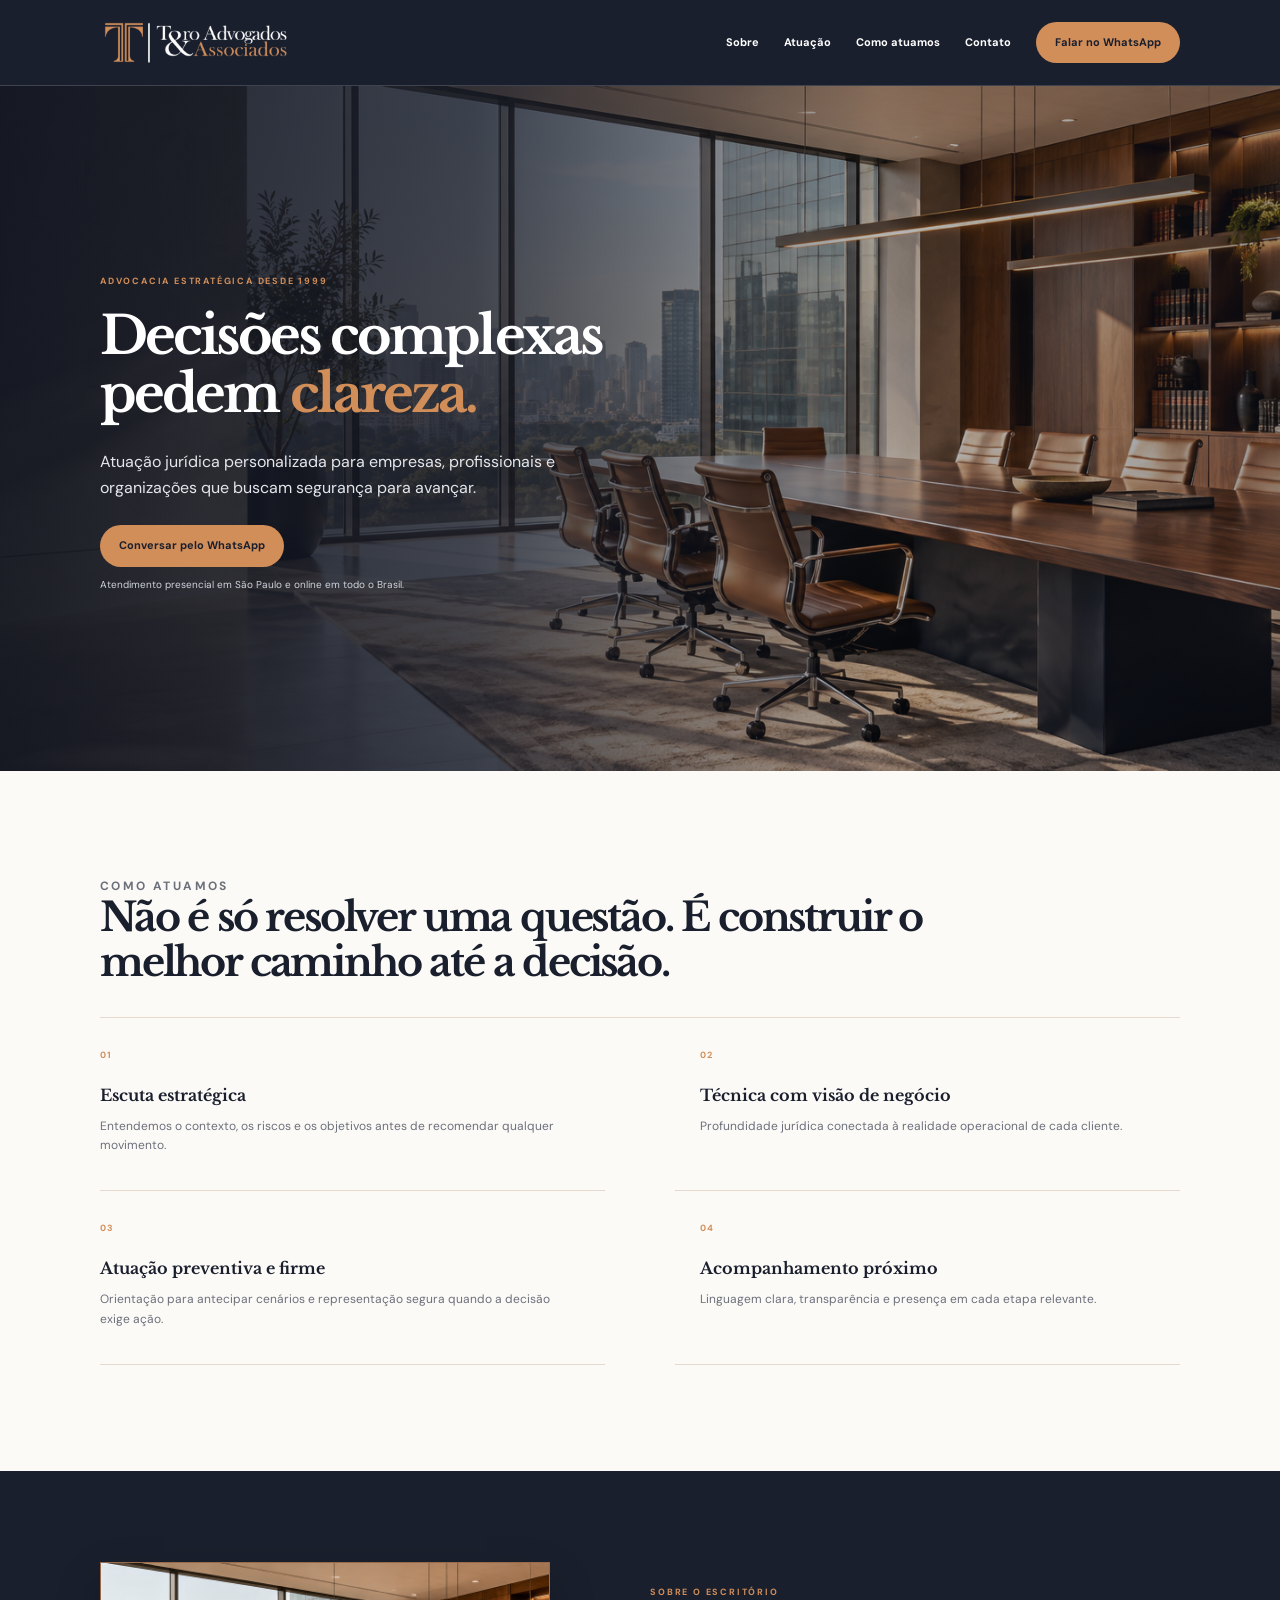
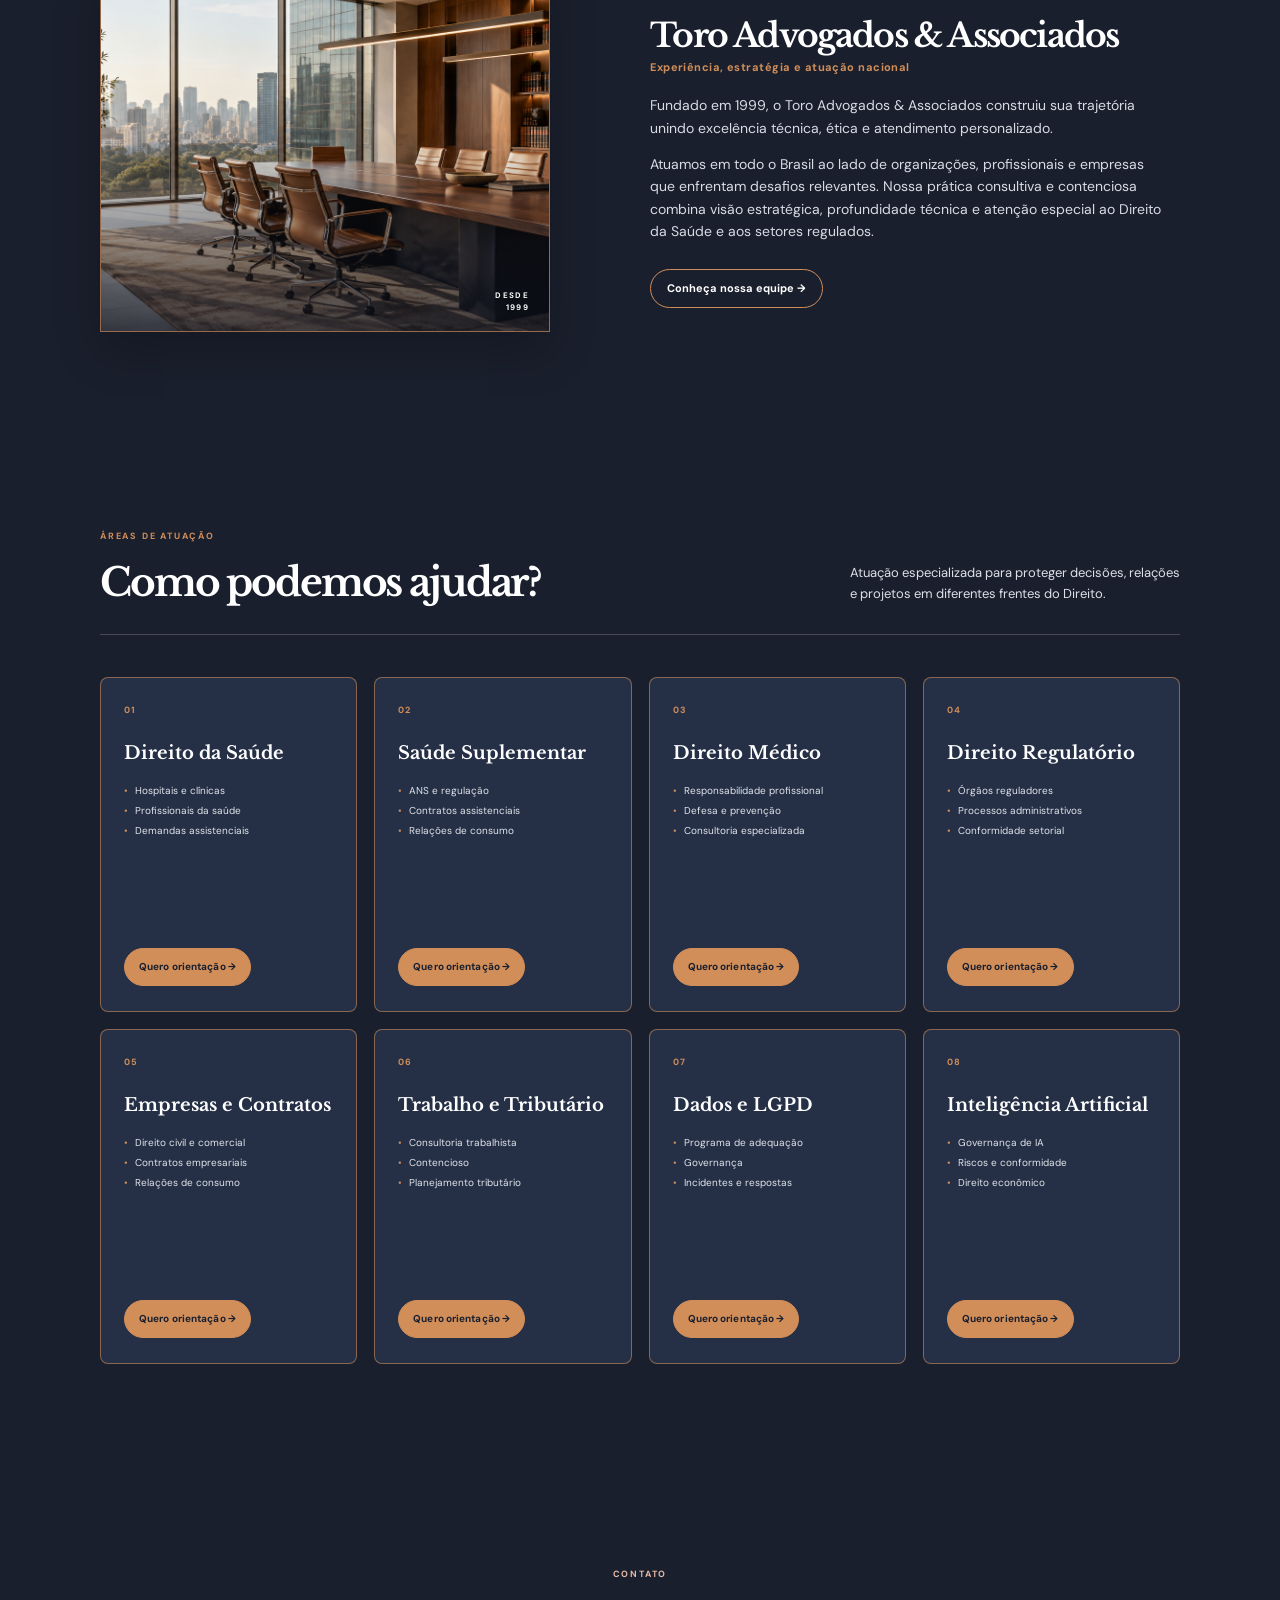
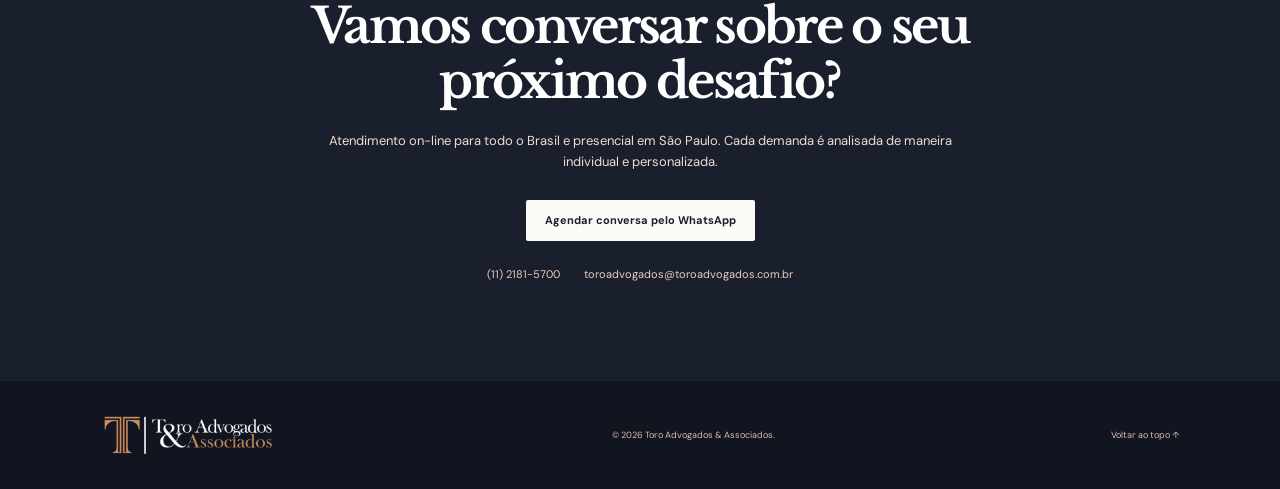
<file: index.html>
<!doctype html>
<html lang="pt-BR">
<head>
  <meta charset="utf-8" />
  <meta name="viewport" content="width=device-width, initial-scale=1" />
  <meta name="description" content="Toro Advogados & Associados: advocacia estratégica em Direito da Saúde, setores regulados, empresas e proteção de dados. Atendimento nacional desde 1999." />
  <meta name="theme-color" content="#102c3b" />
  <title>Toro Advogados & Associados | Estratégia jurídica para decisões complexas</title>
  <link rel="icon" type="image/webp" href="assets/favicon.webp" />
  <link rel="preconnect" href="https://fonts.googleapis.com" />
  <link rel="preconnect" href="https://fonts.gstatic.com" crossorigin />
  <link href="https://fonts.googleapis.com/css2?family=DM+Sans:wght@400;500;600;700&family=Libre+Baskerville:wght@400;700&display=swap" rel="stylesheet" />
  <link rel="stylesheet" href="styles.css" />
</head>
<body>
  <div class="new-site">
    <a class="n-skip" href="#novo-conteudo">Pular para o conteúdo</a>
    <header class="n-header" id="novo-topo"><div class="n-container n-nav">
      <a class="n-brand" href="#novo-topo" aria-label="Toro Advogados & Associados, início"><img src="assets/logo-toro-adv.webp" alt="Toro Advogados & Associados"></a>
      <button class="n-menu" type="button" aria-label="Abrir menu"><span></span><span></span><span></span></button>
      <nav class="n-links"><a href="#novo-escritorio">Sobre</a><a href="#novo-atuacao">Atuação</a><a href="#novo-metodo">Como atuamos</a><a href="#novo-contato">Contato</a><a class="n-green" data-whatsapp="Olá, gostaria de falar com o escritório Toro Advogados." href="https://wa.me/551121815700" target="_blank" rel="noopener">Falar no WhatsApp</a></nav>
    </div></header>
    <main id="novo-conteudo">
      <section class="n-hero n-hero-office"><div class="n-container n-hero-grid"><div><p class="n-kicker">Advocacia estratégica desde 1999</p><h1>Decisões complexas pedem <em>clareza.</em></h1><p>Atuação jurídica personalizada para empresas, profissionais e organizações que buscam segurança para avançar.</p><a class="n-green n-button" data-whatsapp="Olá, vim pelo site e gostaria de falar com o escritório." href="https://wa.me/551121815700" target="_blank" rel="noopener">Conversar pelo WhatsApp</a><small>Atendimento presencial em São Paulo e online em todo o Brasil.</small></div><div class="n-portrait"><div class="n-portrait-card"><span>TORO</span><small>ESTRATÉGIA<br>JURÍDICA</small></div><i></i><b>EXPERIÊNCIA<br>QUE SE MOVE<br>COM VOCÊ</b></div></div></section>
      <section class="n-method" id="novo-metodo"><div class="n-container"><p class="n-kicker">Como atuamos</p><h2>Não é só resolver uma questão. É construir o melhor caminho até a decisão.</h2><div class="n-method-grid"><article><b>01</b><h3>Escuta estratégica</h3><p>Entendemos o contexto, os riscos e os objetivos antes de recomendar qualquer movimento.</p></article><article><b>02</b><h3>Técnica com visão de negócio</h3><p>Profundidade jurídica conectada à realidade operacional de cada cliente.</p></article><article><b>03</b><h3>Atuação preventiva e firme</h3><p>Orientação para antecipar cenários e representação segura quando a decisão exige ação.</p></article><article><b>04</b><h3>Acompanhamento próximo</h3><p>Linguagem clara, transparência e presença em cada etapa relevante.</p></article></div></div></section>
      <section class="n-office" id="novo-escritorio"><div class="n-container n-office-grid"><div class="n-office-art n-office-image"><img src="assets/escritorio-toro.png" alt="Ambiente institucional do Toro Advogados &amp; Associados"><span>DESDE<br>1999</span></div><div><p class="n-kicker">Sobre o escritório</p><h2>Toro Advogados &amp; Associados</h2><strong class="n-role">Experiência, estratégia e atuação nacional</strong><p>Fundado em 1999, o Toro Advogados &amp; Associados construiu sua trajetória unindo excelência técnica, ética e atendimento personalizado.</p><p>Atuamos em todo o Brasil ao lado de organizações, profissionais e empresas que enfrentam desafios relevantes. Nossa prática consultiva e contenciosa combina visão estratégica, profundidade técnica e atenção especial ao Direito da Saúde e aos setores regulados.</p><a class="n-outline" href="equipe.html">Conheça nossa equipe →</a></div></div></section>
      <section class="n-areas" id="novo-atuacao"><div class="n-container"><div class="n-heading"><div><p class="n-kicker">Áreas de atuação</p><h2>Como podemos ajudar?</h2></div><p>Atuação especializada para proteger decisões, relações e projetos em diferentes frentes do Direito.</p></div><div class="n-cards"><article><b>01</b><h3>Direito da Saúde</h3><ul><li>Hospitais e clínicas</li><li>Profissionais da saúde</li><li>Demandas assistenciais</li></ul><a data-whatsapp="Gostaria de falar sobre Direito da Saúde." href="https://wa.me/551121815700" target="_blank" rel="noopener">Quero orientação →</a></article><article><b>02</b><h3>Saúde Suplementar</h3><ul><li>ANS e regulação</li><li>Contratos assistenciais</li><li>Relações de consumo</li></ul><a data-whatsapp="Gostaria de falar sobre Saúde Suplementar." href="https://wa.me/551121815700" target="_blank" rel="noopener">Quero orientação →</a></article><article><b>03</b><h3>Direito Médico</h3><ul><li>Responsabilidade profissional</li><li>Defesa e prevenção</li><li>Consultoria especializada</li></ul><a data-whatsapp="Gostaria de falar sobre Direito Médico." href="https://wa.me/551121815700" target="_blank" rel="noopener">Quero orientação →</a></article><article><b>04</b><h3>Direito Regulatório</h3><ul><li>Órgãos reguladores</li><li>Processos administrativos</li><li>Conformidade setorial</li></ul><a data-whatsapp="Gostaria de falar sobre Direito Regulatório." href="https://wa.me/551121815700" target="_blank" rel="noopener">Quero orientação →</a></article><article><b>05</b><h3>Empresas e Contratos</h3><ul><li>Direito civil e comercial</li><li>Contratos empresariais</li><li>Relações de consumo</li></ul><a data-whatsapp="Gostaria de falar sobre Empresas e Contratos." href="https://wa.me/551121815700" target="_blank" rel="noopener">Quero orientação →</a></article><article><b>06</b><h3>Trabalho e Tributário</h3><ul><li>Consultoria trabalhista</li><li>Contencioso</li><li>Planejamento tributário</li></ul><a data-whatsapp="Gostaria de falar sobre Direito do Trabalho ou Tributário." href="https://wa.me/551121815700" target="_blank" rel="noopener">Quero orientação →</a></article><article><b>07</b><h3>Dados e LGPD</h3><ul><li>Programa de adequação</li><li>Governança</li><li>Incidentes e respostas</li></ul><a data-whatsapp="Gostaria de falar sobre LGPD e proteção de dados." href="https://wa.me/551121815700" target="_blank" rel="noopener">Quero orientação →</a></article><article><b>08</b><h3>Inteligência Artificial</h3><ul><li>Governança de IA</li><li>Riscos e conformidade</li><li>Direito econômico</li></ul><a data-whatsapp="Gostaria de falar sobre Inteligência Artificial." href="https://wa.me/551121815700" target="_blank" rel="noopener">Quero orientação →</a></article></div></div></section>
      <section class="n-contact" id="novo-contato"><div class="n-container"><p class="n-kicker">Contato</p><h2>Vamos conversar sobre o seu próximo desafio?</h2><p>Atendimento on-line para todo o Brasil e presencial em São Paulo. Cada demanda é analisada de maneira individual e personalizada.</p><a class="n-light" data-whatsapp="Olá, gostaria de agendar uma conversa com o escritório Toro Advogados." href="https://wa.me/551121815700" target="_blank" rel="noopener">Agendar conversa pelo WhatsApp</a><div><a href="tel:+551121815700">(11) 2181-5700</a><a href="mailto:toroadvogados@toroadvogados.com.br">toroadvogados@toroadvogados.com.br</a></div></div></section>
    </main>
    <footer class="n-footer"><div class="n-container"><a class="n-brand" href="#novo-topo" aria-label="Toro Advogados & Associados, início"><img src="assets/logo-toro-adv.webp" alt="Toro Advogados & Associados"></a><span>© 2026 Toro Advogados &amp; Associados.</span><a href="#novo-topo">Voltar ao topo ↑</a></div></footer>
  </div>
  <div class="legacy">
  <a class="skip-link" href="#conteudo">Pular para o conteúdo</a>
  <header class="site-header" id="topo">
    <div class="container nav-wrap">
      <a class="brand" href="#topo" aria-label="Toro Advogados e Associados, início">
        <span class="brand-mark" aria-hidden="true"><span>T</span></span>
        <span class="brand-name">TORO <small>ADVOGADOS &amp; ASSOCIADOS</small></span>
      </a>
      <button class="menu-toggle" type="button" aria-expanded="false" aria-controls="main-nav"><span></span><span></span><span></span><b class="sr-only">Abrir menu</b></button>
      <nav id="main-nav" class="main-nav" aria-label="Navegação principal">
        <a href="#escritorio">O escritório</a>
        <a href="#atuacao">Áreas de atuação</a>
        <a href="#como-atuamos">Como atuamos</a>
        <a href="#equipe">Nossa equipe</a>
        <a href="#publicacoes">Publicações</a>
        <a href="#contato">Contato</a>
        <a class="button button-whatsapp nav-cta" data-whatsapp="Olá, gostaria de falar com o escritório Toro Advogados." href="https://wa.me/551121815700" target="_blank" rel="noopener">Falar no WhatsApp <span>↗</span></a>
      </nav>
    </div>
  </header>

  <main id="conteudo">
    <section class="hero section-dark">
      <div class="hero-orbit orbit-one"></div><div class="hero-orbit orbit-two"></div>
      <div class="container hero-grid">
        <div class="hero-copy reveal">
          <p class="eyebrow">Desde 1999 · Atuação nacional</p>
          <h1>Decisões complexas exigem <em>estratégia jurídica.</em></h1>
          <p class="hero-lead">Advocacia estratégica para organizações, profissionais e empresas que precisam de segurança jurídica, visão regulatória e atuação especializada.</p>
          <div class="hero-actions"><a class="button button-copper" data-whatsapp="Olá, vim pelo site e gostaria de falar com o escritório." href="https://wa.me/551121815700" target="_blank" rel="noopener">Falar com o escritório <span>↗</span></a><a class="text-link light" href="#atuacao">Conheça nossa atuação <span>↓</span></a></div>
          <p class="hero-note"><span class="pulse-dot"></span> Atendimento presencial ou online</p>
        </div>
        <div class="hero-art reveal" aria-label="Composição abstrata representando equilíbrio e estratégia jurídica" role="img">
          <div class="art-line line-a"></div><div class="art-line line-b"></div><div class="art-line line-c"></div>
          <div class="art-disc disc-large"><span>TORO</span></div><div class="art-disc disc-small"></div><div class="art-label">ESTRATÉGIA<br><span>E PRESENÇA</span></div>
        </div>
      </div>
      <div class="hero-footer container"><span>Direito da Saúde</span><span>Setores regulados</span><span>Empresas e organizações</span><span>Proteção de dados</span></div>
    </section>

    <section class="intro section-pad" id="como-atuamos">
      <div class="container intro-grid"><div><p class="eyebrow copper">Nosso jeito de atuar</p><h2>Clareza para decidir.<br /><em>Firmeza para agir.</em></h2></div><div><p class="large-copy">O Direito pode ser uma ferramenta de direção. Na Toro, combinamos conhecimento técnico, visão de negócio e escuta próxima para transformar cenários complexos em caminhos possíveis.</p><a class="text-link" href="#contato">Converse com nossa equipe <span>↗</span></a></div></div>
      <div class="container pillars"><article><b>01</b><h3>Análise estratégica</h3><p>Entendemos o contexto antes de indicar o próximo passo.</p></article><article><b>02</b><h3>Conhecimento especializado</h3><p>Profundidade técnica para decisões que pedem precisão.</p></article><article><b>03</b><h3>Atuação completa</h3><p>Prevenção e contencioso conectados à realidade do cliente.</p></article><article><b>04</b><h3>Presença transparente</h3><p>Acompanhamento próximo, linguagem clara e confiança.</p></article></div>
    </section>

    <section class="office section-tint section-pad" id="escritorio"><div class="container office-grid"><div class="office-stamp"><span>TORO</span><small>25+ ANOS<br />DE HISTÓRIA</small></div><div><p class="eyebrow copper">O escritório</p><h2>Experiência que acompanha o <em>presente.</em></h2><p class="body-copy">Fundado em 1999, o Toro Advogados &amp; Associados construiu sua trajetória unindo excelência técnica, ética e atendimento personalizado. Atuamos em todo o Brasil ao lado de organizações, profissionais e empresas que enfrentam desafios relevantes.</p><p class="body-copy">Nossa prática combina atuação consultiva e contenciosa, com especial atenção ao Direito da Saúde e aos setores regulados — sem perder de vista a inovação e as transformações que redesenham os negócios.</p><a class="button button-outline" href="#contato">Conheça o escritório <span>↗</span></a></div></div></section>

    <section class="areas section-pad" id="atuacao"><div class="container"><div class="section-heading"><div><p class="eyebrow copper">Onde podemos ajudar</p><h2>Áreas de <em>atuação</em></h2></div><p>Uma prática multidisciplinar para proteger decisões, relações e projetos.</p></div><div class="area-grid">
      <article class="area-card featured"><span class="area-number">01</span><h3>Direito da Saúde</h3><p>Estratégia jurídica para os desafios do ecossistema da saúde.</p><ul><li>Hospitais e clínicas</li><li>Profissionais da saúde</li><li>Demandas assistenciais</li></ul><a class="area-link" data-whatsapp="Vim pelo site e gostaria de falar sobre Direito da Saúde." href="https://wa.me/551121815700" target="_blank" rel="noopener">Falar sobre esta área <span>↗</span></a></article>
      <article class="area-card"><span class="area-number">02</span><h3>Saúde suplementar</h3><p>Orientação para relações e operações de planos de saúde.</p><ul><li>ANS e regulação</li><li>Contratos assistenciais</li><li>Relações de consumo</li></ul><a class="area-link" data-whatsapp="Vim pelo site e gostaria de falar sobre Saúde Suplementar." href="https://wa.me/551121815700" target="_blank" rel="noopener">Falar sobre esta área <span>↗</span></a></article>
      <article class="area-card"><span class="area-number">03</span><h3>Direito médico</h3><p>Segurança para profissionais e instituições em sua prática.</p><ul><li>Responsabilidade profissional</li><li>Defesa e prevenção</li><li>Consultoria especializada</li></ul><a class="area-link" data-whatsapp="Vim pelo site e gostaria de falar sobre Direito Médico." href="https://wa.me/551121815700" target="_blank" rel="noopener">Falar sobre esta área <span>↗</span></a></article>
      <article class="area-card"><span class="area-number">04</span><h3>Direito regulatório</h3><p>Visão estratégica para ambientes regulados e suas mudanças.</p><ul><li>Órgãos reguladores</li><li>Processos administrativos</li><li>Conformidade setorial</li></ul><a class="area-link" data-whatsapp="Vim pelo site e gostaria de falar sobre Direito Regulatório." href="https://wa.me/551121815700" target="_blank" rel="noopener">Falar sobre esta área <span>↗</span></a></article>
      <article class="area-card"><span class="area-number">05</span><h3>Empresas e contratos</h3><p>Decisões empresariais apoiadas por relações jurídicas sólidas.</p><ul><li>Direito civil e comercial</li><li>Contratos</li><li>Relações de consumo</li></ul><a class="area-link" data-whatsapp="Gostaria de orientação sobre uma demanda empresarial." href="https://wa.me/551121815700" target="_blank" rel="noopener">Falar sobre esta área <span>↗</span></a></article>
      <article class="area-card"><span class="area-number">06</span><h3>Trabalho e tributário</h3><p>Prevenção e resposta para relações trabalhistas e fiscais.</p><ul><li>Consultoria trabalhista</li><li>Contencioso</li><li>Planejamento tributário</li></ul><a class="area-link" data-whatsapp="Vim pelo site e gostaria de falar sobre Direito do Trabalho ou Tributário." href="https://wa.me/551121815700" target="_blank" rel="noopener">Falar sobre esta área <span>↗</span></a></article>
      <article class="area-card"><span class="area-number">07</span><h3>Dados e LGPD</h3><p>Privacidade e proteção de dados como parte da estratégia.</p><ul><li>Programa de adequação</li><li>Governança</li><li>Incidentes e respostas</li></ul><a class="area-link" data-whatsapp="Gostaria de conversar sobre LGPD e proteção de dados." href="https://wa.me/551121815700" target="_blank" rel="noopener">Falar sobre esta área <span>↗</span></a></article>
      <article class="area-card"><span class="area-number">08</span><h3>Inteligência artificial</h3><p>Orientação jurídica para inovar com responsabilidade.</p><ul><li>Governança de IA</li><li>Riscos e conformidade</li><li>Direito econômico</li></ul><a class="area-link" data-whatsapp="Vim pelo site e gostaria de conversar sobre Inteligência Artificial." href="https://wa.me/551121815700" target="_blank" rel="noopener">Falar sobre esta área <span>↗</span></a></article>
    </div></div></section>

    <section class="team section-dark section-pad" id="equipe"><div class="container"><div class="section-heading light-heading"><div><p class="eyebrow copper">Pessoas por trás da prática</p><h2>Nossa <em>equipe</em></h2></div><p>Conhecimento compartilhado, responsabilidade individual e uma relação próxima com cada cliente.</p></div><div class="team-grid"><article class="person-card principal"><div class="avatar avatar-jose">JT</div><p class="person-role">Sócio fundador</p><h3>José Luiz Toro<br />da Silva</h3><p class="person-note">Atuação acadêmica e profissional em Direito da Saúde, setores regulados e relações empresariais.</p><a href="#contato" class="text-link light">Saiba mais <span>↗</span></a></article><article class="person-card"><div class="avatar">VT</div><p class="person-role">Advogada</p><h3>Vânia de Araújo<br />Lima Toro da Silva</h3><a href="#contato" class="text-link light">Saiba mais <span>↗</span></a></article><article class="person-card"><div class="avatar">EM</div><p class="person-role">Advogado</p><h3>Emerson Moisés<br />Dantas de Medeiros</h3><a href="#contato" class="text-link light">Saiba mais <span>↗</span></a></article><article class="person-card"><div class="avatar">RC</div><p class="person-role">Advogado</p><h3>Rafael Dias<br />da Cunha</h3><a href="#contato" class="text-link light">Saiba mais <span>↗</span></a></article><article class="person-card"><div class="avatar">EA</div><p class="person-role">Advogada</p><h3>Elenice Rodrigues<br />de Aragão Lima</h3><a href="#contato" class="text-link light">Saiba mais <span>↗</span></a></article><article class="person-card"><div class="avatar">LO</div><p class="person-role">Advogada</p><h3>Ludmila Macedo<br />de Oliveira</h3><a href="#contato" class="text-link light">Saiba mais <span>↗</span></a></article><article class="person-card"><div class="avatar">SO</div><p class="person-role">Advogada</p><h3>Sílvia Elena M.<br />Suarez de Oliveira e Silva</h3><a href="#contato" class="text-link light">Saiba mais <span>↗</span></a></article><article class="person-card"><div class="avatar">JN</div><p class="person-role">Advogada</p><h3>Jessica Peress<br />Neumann</h3><a href="#contato" class="text-link light">Saiba mais <span>↗</span></a></article></div><p class="provisional-note">* Perfis completos e fotografias: conteúdo provisório aguardando dados biográficos aprovados.</p></div></section>

    <section class="publications section-pad" id="publicacoes"><div class="container"><div class="section-heading"><div><p class="eyebrow copper">Conhecimento em movimento</p><h2>Publicações e <em>imprensa</em></h2></div><a class="button button-outline" href="#contato">Ver todas as publicações <span>↗</span></a></div><div class="pub-grid"><article class="pub-card pub-main"><span class="pub-category">Direito da Saúde · ANS</span><h3>Informação jurídica para acompanhar um setor em transformação.</h3><p>Artigos, análises e comentários sobre os temas que impactam a saúde, os negócios e a sociedade.</p><a href="#contato" class="text-link">Conheça nossa produção <span>↗</span></a></article><article class="pub-card"><span class="pub-category">LGPD</span><h3>Privacidade como cultura, não apenas como obrigação.</h3><a href="#contato" class="text-link">Ler publicação <span>↗</span></a></article><article class="pub-card"><span class="pub-category">Eventos e notícias</span><h3>Onde o Direito encontra o debate público.</h3><a href="#contato" class="text-link">Ler publicação <span>↗</span></a></article></div></div></section>

    <section class="contact section-copper" id="contato"><div class="container contact-grid"><div><p class="eyebrow dark-copper">Vamos conversar</p><h2>Qual é o seu próximo <em>desafio jurídico?</em></h2><p class="contact-intro">Cada caso é analisado individualmente. Conte-nos o que você precisa e encontraremos o melhor caminho para uma conversa inicial.</p><div class="contact-details"><a href="https://maps.google.com/?q=Rua+Santa+Luzia,+48,+São+Paulo" target="_blank" rel="noopener"><span>⌖</span><span>Rua Santa Luzia, 48<br />São Paulo / SP</span></a><a href="tel:+551121815700"><span>◌</span><span>(11) 2181-5700</span></a><a href="mailto:toroadvogados@toroadvogados.com.br"><span>✉</span><span>toroadvogados@toroadvogados.com.br</span></a><div><span>◷</span><span>Segunda a sexta, das 8h30 às 18h</span></div></div></div><form class="contact-form" id="contact-form" novalidate><p class="form-title">Fale com o escritório</p><label>Nome<input type="text" name="name" autocomplete="name" required /><small class="error">Digite seu nome.</small></label><div class="form-row"><label>E-mail<input type="email" name="email" autocomplete="email" required /><small class="error">Digite um e-mail válido.</small></label><label>Telefone<input type="tel" name="phone" autocomplete="tel" required /><small class="error">Digite seu telefone.</small></label></div><label>Assunto<input type="text" name="subject" required /><small class="error">Digite o assunto.</small></label><label>Mensagem<textarea name="message" rows="4" required></textarea><small class="error">Conte brevemente como podemos ajudar.</small></label><button class="button button-dark" type="submit">Enviar mensagem <span>↗</span></button><p class="form-status" role="status"></p><p class="form-legal">Ao enviar, você concorda com nossa Política de Privacidade. O contato respeita o Código de Ética e Disciplina da OAB.</p></form></div></section>
  </main>

  <footer class="site-footer"><div class="container footer-grid"><div><a class="brand footer-brand" href="#topo"><span class="brand-mark" aria-hidden="true"><span>T</span></span><span class="brand-name">TORO <small>ADVOGADOS &amp; ASSOCIADOS</small></span></a><p>Estratégia jurídica para decisões complexas, com atuação nacional desde 1999.</p></div><div><h4>Explorar</h4><a href="#escritorio">O escritório</a><a href="#atuacao">Áreas de atuação</a><a href="#equipe">Nossa equipe</a><a href="#publicacoes">Publicações</a></div><div><h4>Contato</h4><a href="tel:+551121815700">(11) 2181-5700</a><a href="mailto:toroadvogados@toroadvogados.com.br">E-mail</a><a data-whatsapp="Quero agendar uma reunião com o escritório." href="https://wa.me/551121815700" target="_blank" rel="noopener">WhatsApp ↗</a><span>Rua Santa Luzia, 48 · São Paulo/SP</span></div></div><div class="container footer-bottom"><span>© 2026 Toro Advogados &amp; Associados. Todos os direitos reservados.</span><span><a href="#contato">Política de Privacidade</a> · <a href="#contato">Código de Ética e Conduta</a></span></div></footer>
  <div class="cookie-banner" id="cookie-banner" role="dialog" aria-label="Aviso de cookies"><span>Utilizamos cookies essenciais para melhorar sua experiência. <a href="#contato">Saiba mais</a>.</span><button id="cookie-ok" type="button">Entendi</button></div>
  </div>
  <script src="script.js"></script>
</body>
</html>
</file>
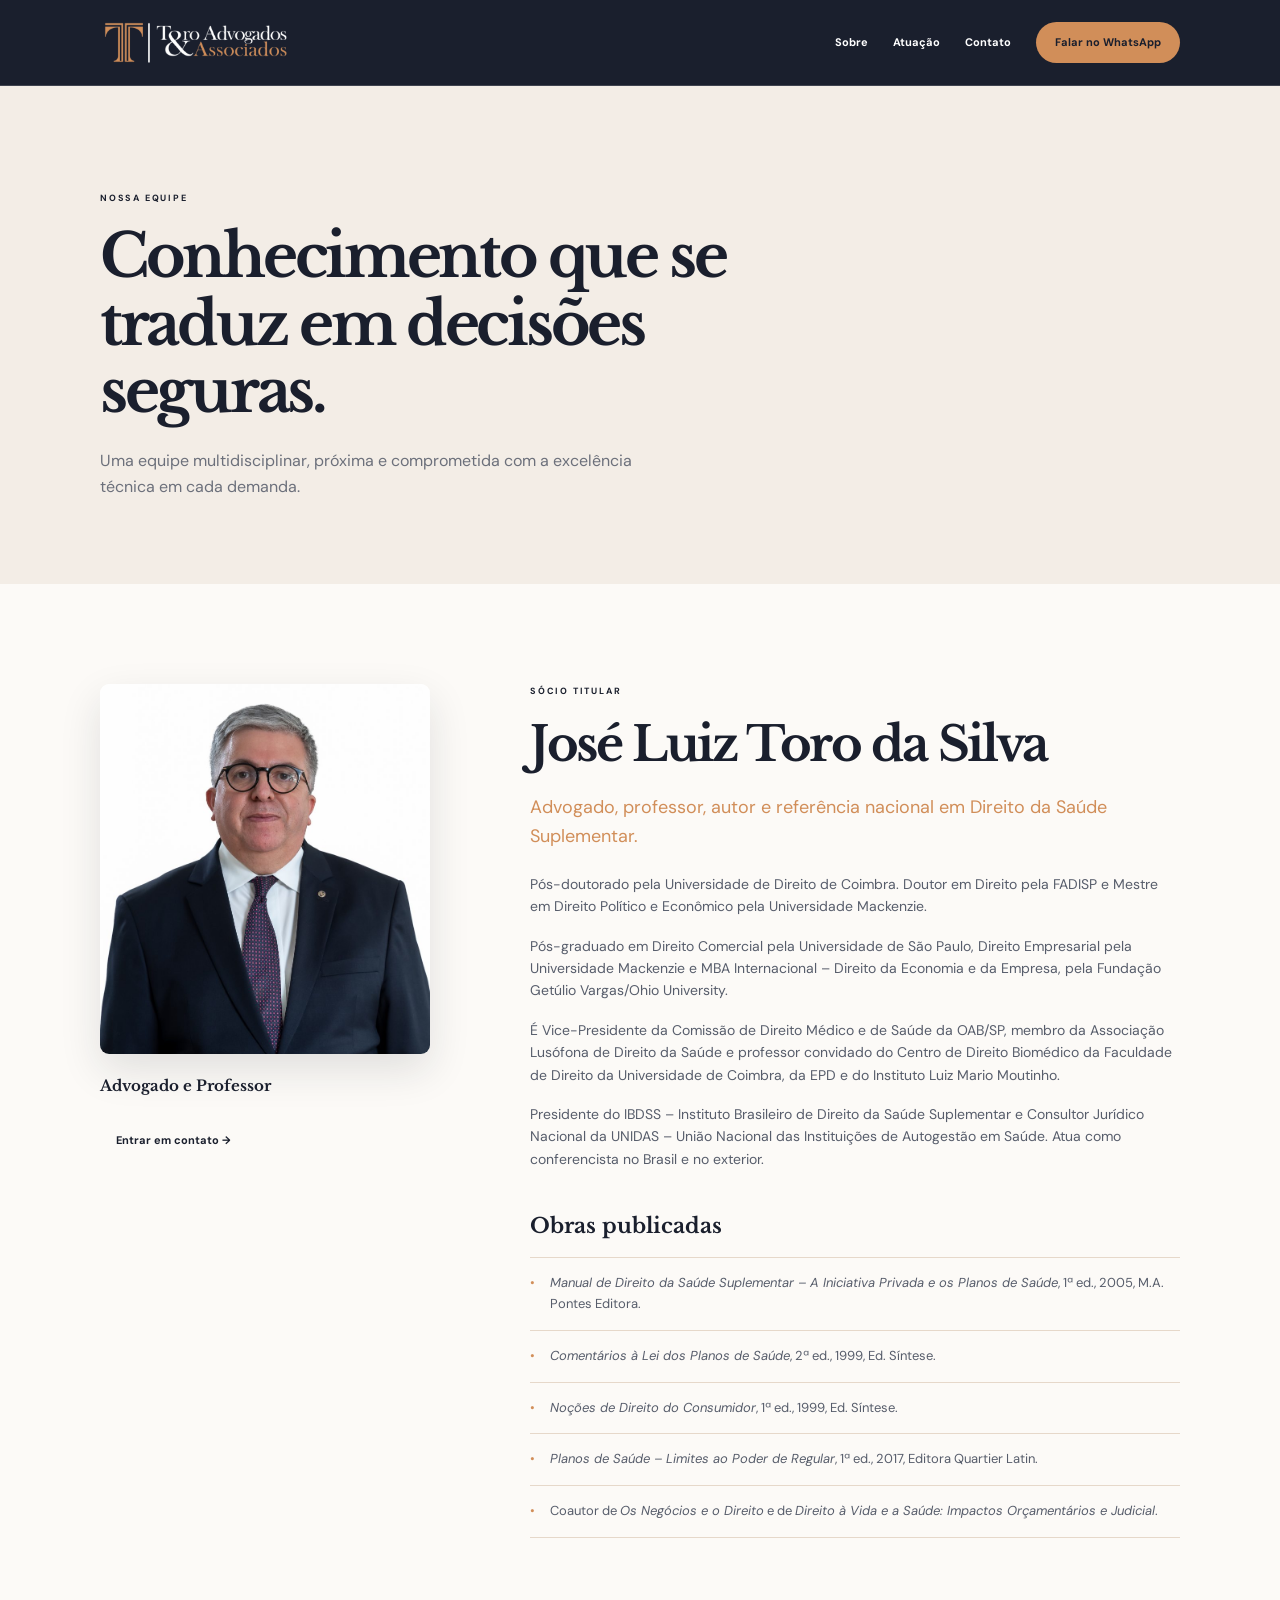
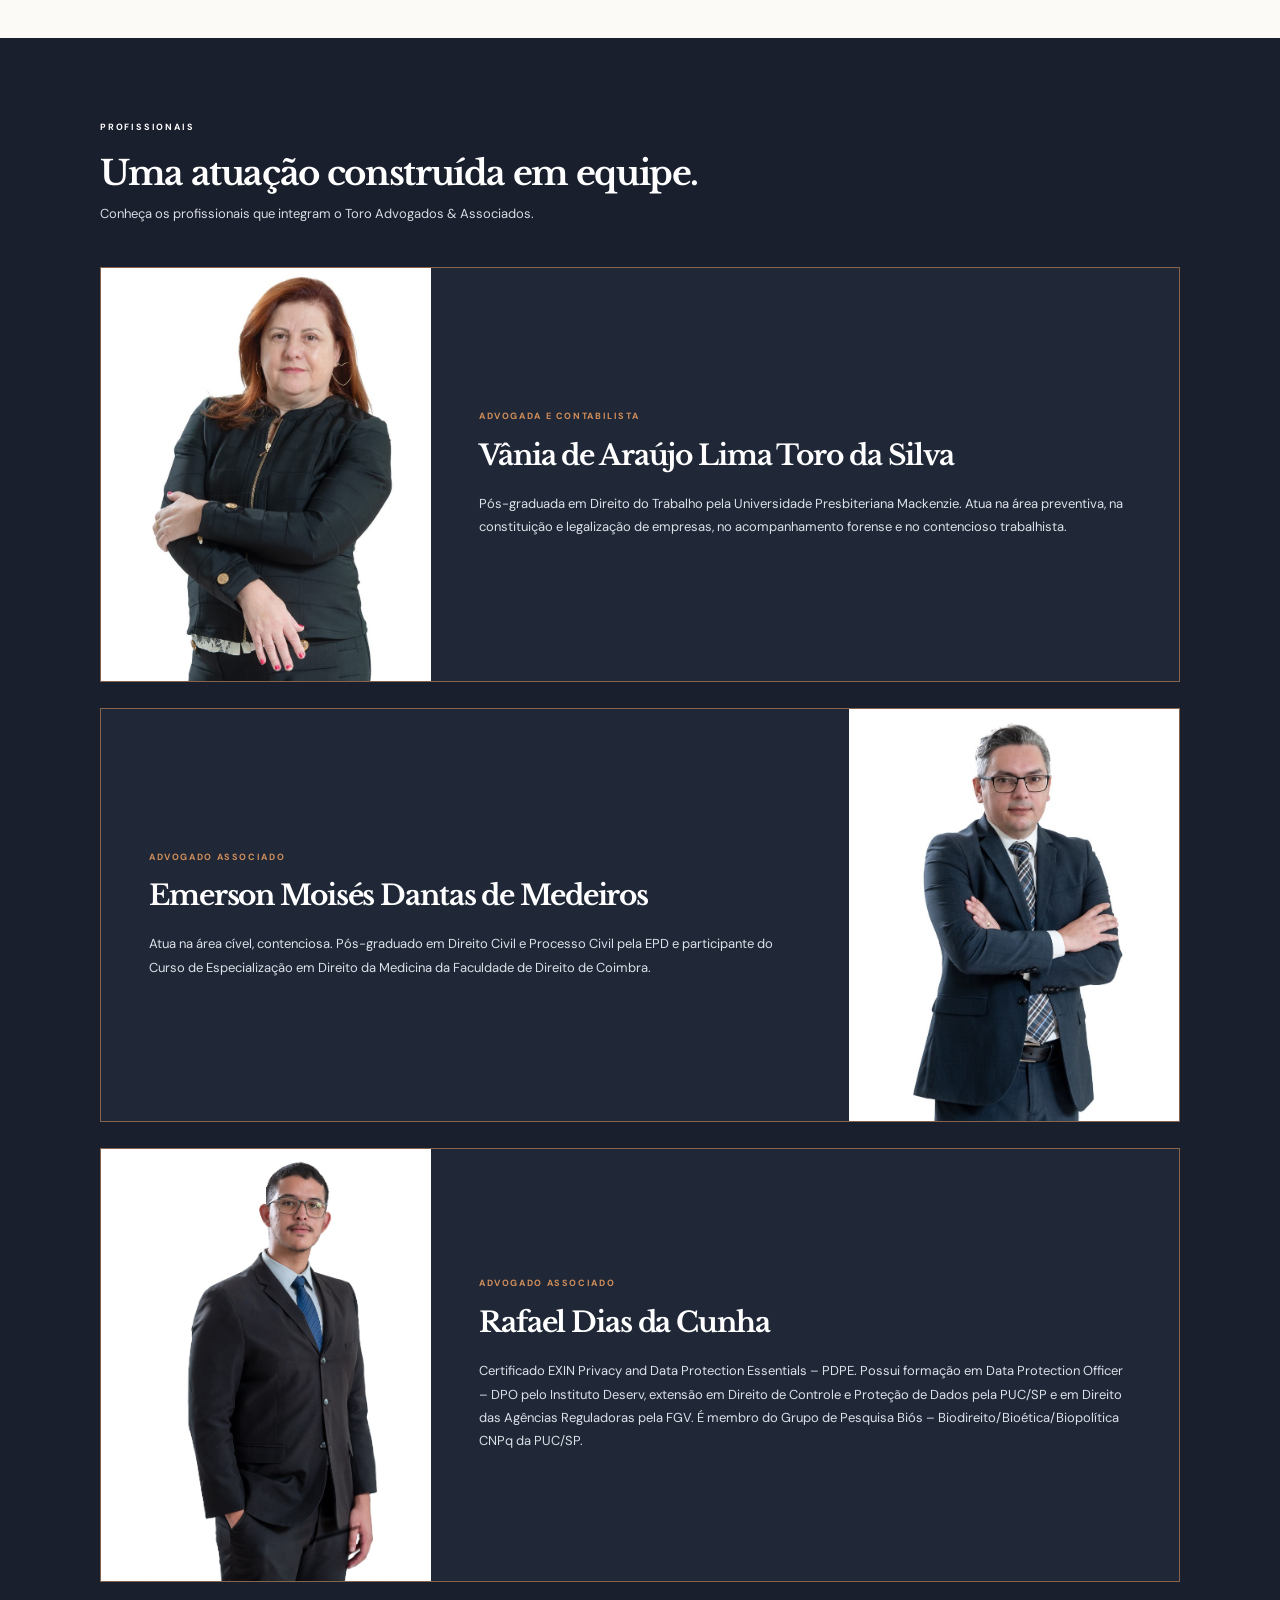
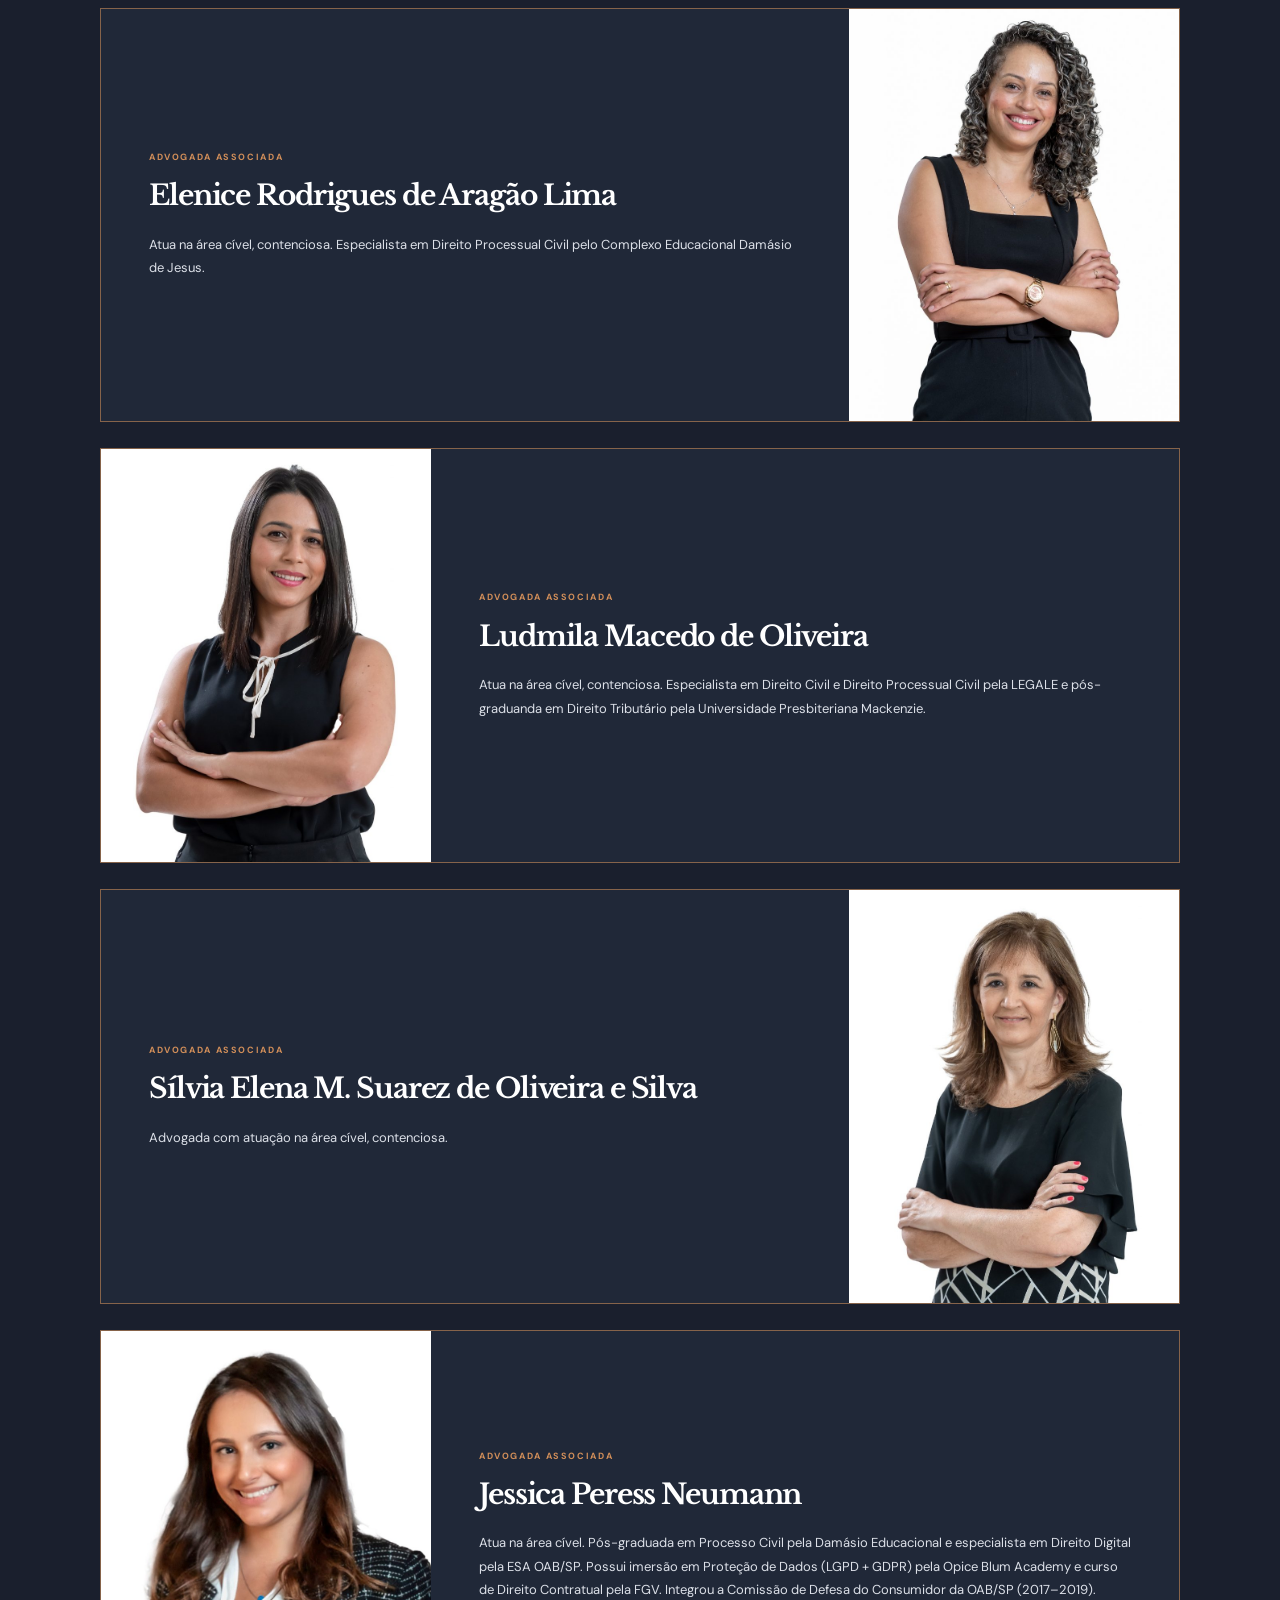
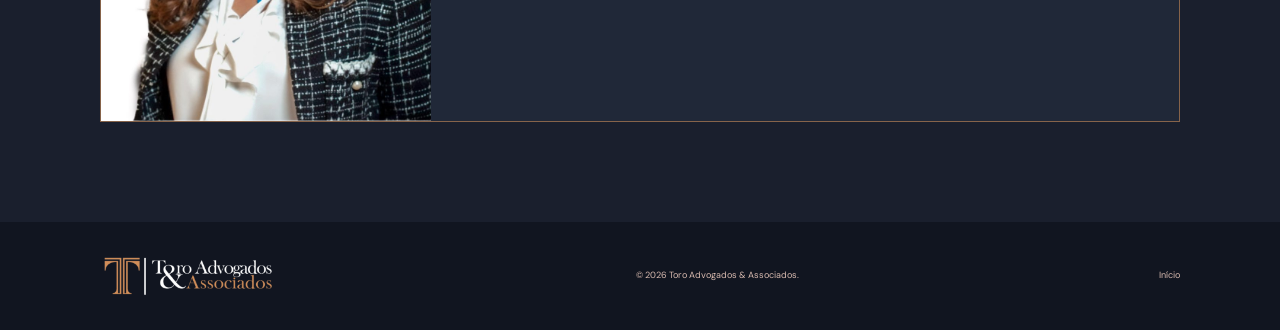
<file: equipe.html>
<!doctype html>
<html lang="pt-BR">
<head>
  <meta charset="utf-8">
  <meta name="viewport" content="width=device-width, initial-scale=1">
  <meta name="description" content="Conheça a equipe do Toro Advogados & Associados.">
  <title>Equipe | Toro Advogados & Associados</title>
  <link rel="icon" type="image/webp" href="assets/favicon.webp">
  <link rel="preconnect" href="https://fonts.googleapis.com">
  <link rel="preconnect" href="https://fonts.gstatic.com" crossorigin>
  <link href="https://fonts.googleapis.com/css2?family=DM+Sans:wght@400;500;600;700&family=Libre+Baskerville:wght@400;700&display=swap" rel="stylesheet">
  <link rel="stylesheet" href="styles.css">
</head>
<body class="team-page">
  <header class="n-header"><div class="n-container n-nav"><a class="n-brand" href="index.html" aria-label="Toro Advogados & Associados, início"><img src="assets/logo-toro-adv.webp" alt="Toro Advogados & Associados"></a><nav class="n-links team-links"><a href="index.html#novo-escritorio">Sobre</a><a href="index.html#novo-atuacao">Atuação</a><a href="index.html#novo-contato">Contato</a><a class="n-green" data-whatsapp="Olá, gostaria de falar com o escritório Toro Advogados." href="https://wa.me/551121815700" target="_blank" rel="noopener">Falar no WhatsApp</a></nav></div></header>
  <main>
    <section class="team-hero"><div class="n-container"><p class="n-kicker">Nossa equipe</p><h1>Conhecimento que se traduz em decisões seguras.</h1><p>Uma equipe multidisciplinar, próxima e comprometida com a excelência técnica em cada demanda.</p></div></section>
    <section class="profile"><div class="n-container profile-grid"><aside><img src="assets/jose-luiz-toro-da-silva.jpg" alt="José Luiz Toro da Silva"><p>Advogado e Professor</p><a class="n-outline" href="mailto:toroadvogados@toroadvogados.com.br">Entrar em contato →</a></aside><article><p class="n-kicker">Sócio titular</p><h2>José Luiz Toro da Silva</h2><p class="profile-lead">Advogado, professor, autor e referência nacional em Direito da Saúde Suplementar.</p><div class="bio"><p>Pós-doutorado pela Universidade de Direito de Coimbra. Doutor em Direito pela FADISP e Mestre em Direito Político e Econômico pela Universidade Mackenzie.</p><p>Pós-graduado em Direito Comercial pela Universidade de São Paulo, Direito Empresarial pela Universidade Mackenzie e MBA Internacional – Direito da Economia e da Empresa, pela Fundação Getúlio Vargas/Ohio University.</p><p>É Vice-Presidente da Comissão de Direito Médico e de Saúde da OAB/SP, membro da Associação Lusófona de Direito da Saúde e professor convidado do Centro de Direito Biomédico da Faculdade de Direito da Universidade de Coimbra, da EPD e do Instituto Luiz Mario Moutinho.</p><p>Presidente do IBDSS – Instituto Brasileiro de Direito da Saúde Suplementar e Consultor Jurídico Nacional da UNIDAS – União Nacional das Instituições de Autogestão em Saúde. Atua como conferencista no Brasil e no exterior.</p></div><h3>Obras publicadas</h3><ul class="book-list"><li><em>Manual de Direito da Saúde Suplementar – A Iniciativa Privada e os Planos de Saúde</em>, 1ª ed., 2005, M.A. Pontes Editora.</li><li><em>Comentários à Lei dos Planos de Saúde</em>, 2ª ed., 1999, Ed. Síntese.</li><li><em>Noções de Direito do Consumidor</em>, 1ª ed., 1999, Ed. Síntese.</li><li><em>Planos de Saúde – Limites ao Poder de Regular</em>, 1ª ed., 2017, Editora Quartier Latin.</li><li>Coautor de <em>Os Negócios e o Direito</em> e de <em>Direito à Vida e a Saúde: Impactos Orçamentários e Judicial</em>.</li></ul></article></div></section>
    <section class="team-more"><div class="n-container"><p class="n-kicker">Profissionais</p><h2>Uma atuação construída em equipe.</h2><p class="team-intro">Conheça os profissionais que integram o Toro Advogados &amp; Associados.</p><div class="team-grid-new">
      <article class="team-member"><img src="assets/vania-toro.jpg" alt="Vânia de Araújo Lima Toro da Silva"><div><p class="member-role">Advogada e Contabilista</p><h3>Vânia de Araújo Lima Toro da Silva</h3><p>Pós-graduada em Direito do Trabalho pela Universidade Presbiteriana Mackenzie. Atua na área preventiva, na constituição e legalização de empresas, no acompanhamento forense e no contencioso trabalhista.</p></div></article>
      <article class="team-member"><img src="assets/emerson-medeiros.jpg" alt="Emerson Moisés Dantas de Medeiros"><div><p class="member-role">Advogado Associado</p><h3>Emerson Moisés Dantas de Medeiros</h3><p>Atua na área cível, contenciosa. Pós-graduado em Direito Civil e Processo Civil pela EPD e participante do Curso de Especialização em Direito da Medicina da Faculdade de Direito de Coimbra.</p></div></article>
      <article class="team-member"><img src="assets/rafael-cunha.jpg" alt="Rafael Dias da Cunha"><div><p class="member-role">Advogado Associado</p><h3>Rafael Dias da Cunha</h3><p>Certificado EXIN Privacy and Data Protection Essentials – PDPE. Possui formação em Data Protection Officer – DPO pelo Instituto Deserv, extensão em Direito de Controle e Proteção de Dados pela PUC/SP e em Direito das Agências Reguladoras pela FGV. É membro do Grupo de Pesquisa Biós – Biodireito/Bioética/Biopolítica CNPq da PUC/SP.</p></div></article>
      <article class="team-member"><img src="assets/elenice-lima.jpg" alt="Elenice Rodrigues de Aragão Lima"><div><p class="member-role">Advogada Associada</p><h3>Elenice Rodrigues de Aragão Lima</h3><p>Atua na área cível, contenciosa. Especialista em Direito Processual Civil pelo Complexo Educacional Damásio de Jesus.</p></div></article>
      <article class="team-member"><img src="assets/ludmila-oliveira.jpg" alt="Ludmila Macedo de Oliveira"><div><p class="member-role">Advogada Associada</p><h3>Ludmila Macedo de Oliveira</h3><p>Atua na área cível, contenciosa. Especialista em Direito Civil e Direito Processual Civil pela LEGALE e pós-graduanda em Direito Tributário pela Universidade Presbiteriana Mackenzie.</p></div></article>
      <article class="team-member"><img src="assets/silvia-oliveira.jpg" alt="Sílvia Elena M. Suarez de Oliveira e Silva"><div><p class="member-role">Advogada Associada</p><h3>Sílvia Elena M. Suarez de Oliveira e Silva</h3><p>Advogada com atuação na área cível, contenciosa.</p></div></article>
      <article class="team-member"><img src="assets/jessica-neumann.jpg" alt="Jessica Peress Neumann"><div><p class="member-role">Advogada Associada</p><h3>Jessica Peress Neumann</h3><p>Atua na área cível. Pós-graduada em Processo Civil pela Damásio Educacional e especialista em Direito Digital pela ESA OAB/SP. Possui imersão em Proteção de Dados (LGPD + GDPR) pela Opice Blum Academy e curso de Direito Contratual pela FGV. Integrou a Comissão de Defesa do Consumidor da OAB/SP (2017–2019).</p></div></article>
    </div></div></section>
  </main>
  <footer class="n-footer"><div class="n-container"><a class="n-brand" href="index.html" aria-label="Toro Advogados & Associados, início"><img src="assets/logo-toro-adv.webp" alt="Toro Advogados & Associados"></a><span>© 2026 Toro Advogados &amp; Associados.</span><a href="index.html">Início</a></div></footer>
  <script src="script.js"></script>
</body>
</html>
</file>
<file: styles.css>
:root{--navy:#102c3b;--navy-2:#163b4c;--ink:#20323a;--muted:#64747a;--paper:#fbfaf7;--tint:#f0f1ed;--copper:#b97955;--copper-light:#e9cbb9;--line:#dfe3df;--white:#fff;--green:#25a46b;--serif:'Libre Baskerville',Georgia,serif;--sans:'DM Sans',Arial,sans-serif}*{box-sizing:border-box}html{scroll-behavior:smooth}body{margin:0;background:var(--paper);color:var(--ink);font:15px/1.6 var(--sans)}a{color:inherit;text-decoration:none}button,input,textarea{font:inherit}.container{width:min(1180px,calc(100% - 80px));margin:auto}.section-pad{padding:118px 0}.section-dark{background:var(--navy);color:#eef1ee}.section-tint{background:var(--tint)}.site-header{height:84px;background:rgba(251,250,247,.95);border-bottom:1px solid rgba(16,44,59,.08);position:fixed;inset:0 0 auto;z-index:10;backdrop-filter:blur(12px)}.nav-wrap{height:100%;display:flex;align-items:center;justify-content:space-between}.brand{display:flex;align-items:center;gap:11px;color:var(--navy)}.brand-mark{width:36px;height:42px;display:grid;place-items:center;border:1px solid var(--copper);position:relative;font:26px var(--serif);color:var(--copper)}.brand-mark:after{content:'';position:absolute;width:7px;height:7px;background:var(--copper);bottom:-4px;right:-4px}.brand-name{font:700 16px var(--sans);letter-spacing:.16em}.brand-name small{display:block;font-size:7px;letter-spacing:.18em;font-weight:500;margin-top:3px}.main-nav{display:flex;align-items:center;gap:26px;font-size:12px;font-weight:600}.main-nav>a:not(.button){position:relative}.main-nav>a:not(.button):after{content:'';height:1px;width:0;background:var(--copper);position:absolute;left:0;bottom:-8px;transition:.25s}.main-nav>a:hover:after{width:100%}.button{display:inline-flex;align-items:center;justify-content:center;gap:18px;padding:14px 22px;border:1px solid transparent;font-weight:700;font-size:12px;letter-spacing:.02em;transition:.25s;cursor:pointer}.button span,.text-link span,.area-link span{font-size:17px;line-height:0}.button-whatsapp{background:var(--green);color:#fff;border-radius:2px}.button-whatsapp:hover{background:#198a58;transform:translateY(-2px)}.button-copper{background:var(--copper);color:white}.button-copper:hover{background:#9d6041;transform:translateY(-2px)}.button-outline{border-color:var(--copper);color:var(--navy);background:transparent}.button-outline:hover{background:var(--copper);color:#fff}.button-dark{background:var(--navy);color:#fff;width:100%}.button-dark:hover{background:var(--navy-2)}.menu-toggle{display:none;border:0;background:none;padding:10px}.menu-toggle span{display:block;width:26px;height:2px;background:var(--navy);margin:5px}.hero{min-height:760px;display:flex;align-items:center;position:relative;overflow:hidden;padding:120px 0 0}.hero-grid{display:grid;grid-template-columns:1.03fr .97fr;align-items:center;gap:60px}.eyebrow{font-size:10px;letter-spacing:.22em;text-transform:uppercase;font-weight:700;margin:0 0 25px;color:var(--copper-light)}.eyebrow.copper{color:var(--copper)}.hero h1{font:400 clamp(42px,5.2vw,75px)/1.08 var(--serif);letter-spacing:-.04em;margin:0 0 28px;max-width:720px}.hero h1 em,h2 em{font-style:normal;color:var(--copper-light)}h2{font:400 clamp(34px,4vw,54px)/1.15 var(--serif);letter-spacing:-.04em;margin:0 0 25px}h2 em{color:var(--copper)}.hero-lead{font-size:17px;line-height:1.7;max-width:550px;color:#b8c6c5;margin:0 0 35px}.hero-actions{display:flex;gap:28px;align-items:center;flex-wrap:wrap}.text-link{display:inline-flex;align-items:center;gap:12px;font-weight:700;font-size:12px;border-bottom:1px solid var(--copper);padding-bottom:6px}.text-link.light{color:#eef1ee;border-color:var(--copper)}.hero-note{font-size:11px;color:#a7b7b7;margin-top:43px}.pulse-dot{display:inline-block;width:7px;height:7px;border-radius:50%;background:#6dd4a0;margin-right:8px;box-shadow:0 0 0 5px rgba(109,212,160,.13)}.hero-art{height:500px;position:relative}.art-disc{border:1px solid rgba(233,203,185,.7);border-radius:50%;position:absolute}.disc-large{width:360px;height:360px;left:18%;top:11%;display:grid;place-items:center;background:radial-gradient(circle at 35% 25%,rgba(185,121,85,.25),transparent 55%);font:12px var(--sans);letter-spacing:.4em;color:var(--copper-light)}.disc-large:before{content:'';position:absolute;inset:21px;border:1px solid rgba(233,203,185,.25);border-radius:50%}.disc-small{width:92px;height:92px;right:10%;bottom:17%;background:var(--copper);border-color:var(--copper)}.art-line{position:absolute;height:1px;background:var(--copper-light);opacity:.6;transform-origin:left}.line-a{width:460px;left:20%;top:50%;transform:rotate(-35deg)}.line-b{width:340px;left:25%;top:56%;transform:rotate(22deg)}.line-c{width:310px;left:30%;top:30%;transform:rotate(69deg)}.art-label{position:absolute;right:6%;top:13%;font-size:10px;letter-spacing:.25em;line-height:2;color:var(--copper-light)}.art-label span{color:#fff}.hero-footer{position:absolute;bottom:38px;left:0;right:0;display:flex;justify-content:space-between;text-transform:uppercase;font-size:9px;letter-spacing:.18em;color:#71888b}.intro-grid,.office-grid{display:grid;grid-template-columns:1fr 1fr;gap:110px;align-items:start}.large-copy,.body-copy{font-size:18px;line-height:1.75;color:#54646a;margin:0 0 25px}.pillars{display:grid;grid-template-columns:repeat(4,1fr);gap:30px;margin-top:100px;border-top:1px solid var(--line);padding-top:30px}.pillars article{border-right:1px solid var(--line);padding-right:25px}.pillars article:last-child{border:0}.pillars b,.area-number{color:var(--copper);font-size:12px;letter-spacing:.1em}.pillars h3{font:18px var(--serif);margin:22px 0 11px}.pillars p{color:var(--muted);font-size:13px;margin:0}.office-grid{align-items:center}.office-stamp{height:350px;width:350px;border-radius:50%;background:var(--navy);color:var(--copper-light);display:flex;flex-direction:column;justify-content:center;align-items:center;position:relative;margin:auto}.office-stamp:before,.office-stamp:after{content:'';position:absolute;border:1px solid rgba(233,203,185,.35);border-radius:50%;inset:18px}.office-stamp:after{inset:37px}.office-stamp span{font:52px var(--serif);letter-spacing:.05em}.office-stamp small{text-align:center;letter-spacing:.22em;line-height:1.7;font-size:9px;margin-top:14px}.section-heading{display:flex;justify-content:space-between;align-items:end;gap:30px;margin-bottom:55px}.section-heading>p{max-width:320px;color:var(--muted);margin:0}.area-grid{display:grid;grid-template-columns:repeat(4,1fr);gap:14px}.area-card{min-height:380px;border:1px solid var(--line);padding:25px 24px 23px;display:flex;flex-direction:column;transition:.25s;background:var(--paper)}.area-card:hover{transform:translateY(-5px);border-color:var(--copper)}.area-card.featured{background:var(--navy);color:#fff;border-color:var(--navy)}.area-card h3{font:22px var(--serif);line-height:1.2;margin:34px 0 14px}.area-card p{color:var(--muted);font-size:13px;margin:0}.featured p{color:#bfccca}.area-card ul{padding:0;margin:23px 0;list-style:none;color:var(--muted);font-size:12px;line-height:2.1}.featured ul{color:#c6d0ce}.area-card li:before{content:'— ';color:var(--copper)}.area-link{display:flex;justify-content:space-between;align-items:center;margin-top:auto;color:var(--copper);font-weight:700;font-size:11px;border-top:1px solid var(--line);padding-top:16px}.featured .area-link{border-color:#38515d}.team{background:var(--navy-2)}.light-heading>p{color:#b6c5c4}.team-grid{display:grid;grid-template-columns:repeat(4,1fr);gap:14px}.person-card{min-height:285px;border:1px solid rgba(233,203,185,.18);padding:20px;display:flex;flex-direction:column;transition:.25s}.person-card:hover{border-color:var(--copper)}.person-card.principal{grid-column:span 2;grid-row:span 2;min-height:584px;background:rgba(16,44,59,.55)}.avatar{width:67px;height:67px;border-radius:50%;background:#385663;color:var(--copper-light);display:grid;place-items:center;font:20px var(--serif);border:1px solid rgba(233,203,185,.4);margin-bottom:25px}.avatar-jose{width:125px;height:125px;font-size:36px;background:linear-gradient(145deg,#5d6d6a,#1a3845);margin-top:auto}.person-role{color:var(--copper-light);text-transform:uppercase;font-size:9px;letter-spacing:.18em;margin:0 0 13px}.person-card h3{font:21px/1.25 var(--serif);margin:0 0 15px}.person-note{color:#b3c1c0;font-size:13px;max-width:300px;margin-bottom:30px}.person-card .text-link{margin-top:auto;align-self:flex-start}.provisional-note{font-size:11px;color:#8fa3a5;margin:28px 0 0}.publications{background:var(--paper)}.pub-grid{display:grid;grid-template-columns:1.3fr 1fr 1fr;gap:14px}.pub-card{min-height:265px;border:1px solid var(--line);padding:27px;display:flex;flex-direction:column;background:#fff}.pub-main{background:var(--tint)}.pub-category{text-transform:uppercase;color:var(--copper);letter-spacing:.15em;font-size:9px;font-weight:700}.pub-card h3{font:24px/1.35 var(--serif);margin:28px 0 15px}.pub-card p{color:var(--muted);font-size:13px}.pub-card .text-link{margin-top:auto;align-self:flex-start}.contact{padding:100px 0;background:var(--copper-light)}.contact-grid{display:grid;grid-template-columns:1fr 1fr;gap:100px}.dark-copper{color:#7f4c36}.contact h2 em{color:var(--navy)}.contact-intro{color:#5c534f;font-size:16px;max-width:470px}.contact-details{margin-top:50px;display:grid;gap:18px}.contact-details a,.contact-details div{display:flex;gap:17px;align-items:center;font-size:13px}.contact-details span:first-child{color:var(--copper);font-size:21px;min-width:20px;text-align:center}.contact-form{background:var(--paper);padding:36px;box-shadow:0 15px 50px rgba(56,50,42,.08)}.form-title{font:25px var(--serif);margin:0 0 25px}.contact-form label{display:block;font-size:11px;color:var(--muted);margin-bottom:17px}.contact-form input,.contact-form textarea{display:block;width:100%;border:0;border-bottom:1px solid #cfd4d0;background:transparent;padding:10px 0 9px;outline:0;color:var(--ink);resize:vertical}.contact-form input:focus,.contact-form textarea:focus{border-color:var(--copper)}.form-row{display:grid;grid-template-columns:1fr 1fr;gap:20px}.error{display:none;color:#a14f3e;margin-top:5px}.invalid .error{display:block}.invalid input,.invalid textarea{border-color:#a14f3e}.form-legal{font-size:10px;color:#899293;text-align:center;margin:15px 0 0}.form-status{display:none;margin:13px 0 0;font-size:12px;color:var(--green);text-align:center}.site-footer{background:var(--navy);color:#d7dfdd;padding:70px 0 22px}.footer-grid{display:grid;grid-template-columns:2fr 1fr 1.3fr;gap:80px;padding-bottom:50px}.footer-brand{color:#fff;margin-bottom:22px}.footer-grid p{color:#9cb0b0;max-width:280px;font-size:13px}.footer-grid h4{font-size:11px;text-transform:uppercase;letter-spacing:.18em;color:var(--copper-light);margin:0 0 20px}.footer-grid>div:not(:first-child){display:flex;flex-direction:column;gap:10px;font-size:12px;color:#aebebe}.footer-bottom{border-top:1px solid rgba(255,255,255,.12);padding-top:20px;display:flex;justify-content:space-between;color:#809697;font-size:10px}.footer-bottom a:hover{color:#fff}.cookie-banner{position:fixed;z-index:20;bottom:20px;left:20px;right:20px;max-width:570px;background:#fff;box-shadow:0 5px 30px #102c3b25;border:1px solid var(--line);padding:15px 18px;display:flex;justify-content:space-between;align-items:center;gap:15px;font-size:11px}.cookie-banner a{color:var(--copper);font-weight:bold}.cookie-banner button{border:0;background:var(--navy);color:#fff;padding:8px 14px;font-size:11px;cursor:pointer}.skip-link{position:absolute;left:-10000px}.skip-link:focus{left:10px;top:10px;background:#fff;padding:8px;z-index:30}.sr-only{position:absolute;width:1px;height:1px;padding:0;margin:-1px;overflow:hidden;clip:rect(0,0,0,0);white-space:nowrap;border:0}.reveal{opacity:0;transform:translateY(18px);transition:.8s}.revealed{opacity:1;transform:none}
@media(max-width:1050px){.main-nav{gap:15px}.container{width:min(100% - 48px,1180px)}.area-grid{grid-template-columns:repeat(3,1fr)}.team-grid{grid-template-columns:repeat(3,1fr)}.person-card.principal{grid-column:span 2}.nav-cta{padding:11px 14px}}
@media(max-width:760px){.container{width:calc(100% - 40px)}.site-header{height:72px}.menu-toggle{display:block;z-index:12}.main-nav{display:none;position:absolute;top:72px;left:0;right:0;background:var(--paper);padding:25px 20px 30px;flex-direction:column;align-items:stretch;gap:21px;box-shadow:0 15px 30px #102c3b16}.main-nav.open{display:flex}.main-nav>a:not(.button):after{display:none}.nav-cta{text-align:center}.hero{min-height:850px;padding-top:105px;align-items:flex-start}.hero-grid{grid-template-columns:1fr;gap:30px}.hero h1{font-size:47px}.hero-art{height:300px;order:2}.disc-large{width:245px;height:245px;left:20%;top:0}.line-a{width:350px;left:10%;top:44%}.line-b{width:250px;left:18%;top:56%}.line-c{width:230px;left:25%;top:30%}.disc-small{width:65px;height:65px;right:4%;bottom:10%}.hero-footer{display:none}.section-pad{padding:78px 0}.intro-grid,.office-grid,.contact-grid{grid-template-columns:1fr;gap:35px}.pillars{grid-template-columns:1fr 1fr;gap:25px;margin-top:55px}.pillars article:nth-child(2){border:0}.office-stamp{width:270px;height:270px}.office-stamp span{font-size:40px}.section-heading{display:block;margin-bottom:35px}.section-heading>p{margin-top:20px}.area-grid{grid-template-columns:1fr 1fr}.area-card{min-height:350px}.team-grid{grid-template-columns:1fr 1fr}.person-card.principal{grid-column:span 2;grid-row:auto;min-height:430px}.avatar-jose{margin-top:0}.pub-grid{grid-template-columns:1fr}.contact{padding:78px 0}.footer-grid{grid-template-columns:1fr 1fr;gap:35px}.footer-grid>div:first-child{grid-column:span 2}.footer-bottom{display:block;line-height:2}.footer-bottom span{display:block}.cookie-banner{bottom:10px;left:10px;right:10px}.cookie-banner span{max-width:250px}}
@media(max-width:470px){.hero h1{font-size:40px}.hero-actions{display:block}.hero-actions .button{width:100%;margin-bottom:20px}.area-grid,.pillars{grid-template-columns:1fr}.pillars article{border-right:0;border-bottom:1px solid var(--line);padding-bottom:20px}.team-grid{grid-template-columns:1fr}.person-card.principal{grid-column:auto}.footer-grid{grid-template-columns:1fr}.footer-grid>div:first-child{grid-column:auto}.form-row{grid-template-columns:1fr;gap:0}.contact-form{padding:24px 20px}}

/* Nova estrutura editorial */
.legacy{display:none}.new-site{--n-wine:#5b2028;--n-dark:#421820;--n-soft:#8c5445;--n-paper:#fbf7f0;--n-tint:#f3e5d8;--n-line:#e1d4c7;--n-muted:#766765;--n-green:#21c970;background:var(--n-paper);color:var(--n-wine);font:15px/1.6 'DM Sans',Arial,sans-serif}.n-container{width:min(1080px,calc(100% - 64px));margin:auto}.n-skip{position:absolute;left:-9999px}.n-skip:focus{left:10px;top:10px;z-index:20;background:#fff;padding:9px}.n-header{height:86px;border-bottom:1px solid var(--n-line);background:rgba(251,247,240,.94);position:sticky;top:0;z-index:10;backdrop-filter:blur(10px)}.n-nav{height:100%;display:flex;align-items:center;justify-content:space-between}.n-brand{display:flex;align-items:center;gap:10px;line-height:1;color:inherit}.n-brand i{width:33px;height:39px;border:1.5px solid currentColor;display:grid;place-items:center;font:24px 'Libre Baskerville',serif;font-style:normal}.n-brand b{font:700 18px 'DM Sans',Arial,sans-serif;letter-spacing:.15em}.n-brand small{display:block;margin-top:5px;font:7px 'DM Sans',Arial,sans-serif;letter-spacing:.18em;color:var(--n-soft)}.n-links{display:flex;align-items:center;gap:25px;font-size:11px;font-weight:700}.n-links>a:not(.n-green):hover{color:var(--n-soft)}.n-green,.n-light,.n-outline{display:inline-flex;align-items:center;justify-content:center;font-size:11px;font-weight:700;transition:.2s}.n-green{padding:12px 19px;border-radius:999px;background:var(--n-green);color:#fff}.n-green:hover{background:#16ae5e;transform:translateY(-2px)}.n-menu{display:none;border:0;background:none}.n-menu span{display:block;width:26px;height:2px;background:var(--n-wine);margin:5px}.n-hero{padding:117px 0 107px}.n-hero-grid{display:grid;grid-template-columns:1fr .82fr;gap:100px;align-items:center}.n-kicker{margin:0 0 18px;color:var(--n-soft);font-size:9px;font-weight:700;letter-spacing:.2em;text-transform:uppercase}.n-hero h1,.new-site h2{font:700 clamp(34px,4.1vw,57px)/1.12 'Libre Baskerville',Georgia,serif;letter-spacing:-.055em;margin:0}.n-hero h1{max-width:570px}.n-hero h1 em{font-style:normal;color:var(--n-soft)}.n-hero p:not(.n-kicker){max-width:510px;font-size:16px;color:var(--n-muted);margin:25px 0}.n-hero small{display:block;font-size:10px;color:#968783;margin-top:10px}.n-portrait{height:400px;position:relative}.n-portrait-card{position:absolute;inset:5px 25px 8px 40px;background:linear-gradient(135deg,#d9c1ad,#ab7a5e);border-radius:13px;overflow:hidden;display:flex;align-items:flex-end;padding:31px;color:#fff}.n-portrait-card:before{content:'';width:225px;height:225px;border:2px solid rgba(255,255,255,.45);border-radius:50%;position:absolute;top:44px;right:39px}.n-portrait-card:after{content:'';width:160px;height:235px;background:linear-gradient(145deg,#55212b,#a45c4a);border-radius:90px 90px 12px 12px;position:absolute;right:73px;bottom:-41px;box-shadow:0 -70px 0 -30px #c79576}.n-portrait-card span{font:25px 'Libre Baskerville',serif;letter-spacing:.1em;z-index:1}.n-portrait-card small{margin-left:auto;font-size:8px;letter-spacing:.17em;line-height:1.7;text-align:right;z-index:1}.n-portrait>i{position:absolute;width:102px;height:102px;border-radius:50%;background:var(--n-wine);bottom:-27px;left:-15px}.n-portrait>b{position:absolute;right:-30px;top:42px;font-size:8px;letter-spacing:.18em;line-height:1.8;color:var(--n-wine);text-align:right}.n-method,.n-areas{padding:106px 0}.n-method h2{font-size:clamp(27px,3.1vw,40px);max-width:825px}.n-method-grid{display:grid;grid-template-columns:1fr 1fr;gap:0 70px;border-top:1px solid var(--n-line);margin-top:32px}.n-method article{padding:23px 0 35px;border-bottom:1px solid var(--n-line)}.n-method article:nth-child(odd){padding-right:25px}.n-method article:nth-child(even){padding-left:25px}.n-method article>b,.n-cards article>b{font-size:9px;color:var(--n-soft);letter-spacing:.12em}.n-method h3{font:700 16px 'Libre Baskerville',serif;margin:20px 0 12px}.n-method p{font-size:12px;color:var(--n-muted);margin:0}.n-office{background:var(--n-tint);padding:91px 0}.n-office-grid{display:grid;grid-template-columns:.85fr 1fr;gap:100px;align-items:center}.n-office-art{height:330px;position:relative}.n-office-art>b{width:300px;height:300px;border-radius:50%;display:grid;place-items:center;background:var(--n-wine);color:#f9eadd;font:150px/1 'Libre Baskerville',serif;margin:auto}.n-office-art span{position:absolute;right:0;bottom:0;background:#d9bda9;width:114px;height:114px;border-radius:50%;display:grid;place-items:center;text-align:center;color:var(--n-wine);font:25px 'Libre Baskerville',serif;border:7px solid var(--n-tint)}.n-office-art span small{display:block;font:700 7px/1.4 'DM Sans',Arial,sans-serif;letter-spacing:.11em}.n-office h2{font-size:33px}.n-office p:not(.n-kicker){color:var(--n-muted);font-size:14px;max-width:520px}.n-outline{border:1px solid var(--n-soft);color:var(--n-wine);padding:10px 16px;border-radius:999px;margin-top:12px}.n-outline:hover{background:var(--n-wine);color:#fff}.n-heading{display:flex;justify-content:space-between;align-items:end;gap:40px;margin-bottom:42px}.n-heading h2{font-size:39px}.n-heading>p{max-width:330px;margin:0;color:var(--n-muted);font-size:13px}.n-cards{display:grid;grid-template-columns:repeat(3,1fr);gap:19px}.n-cards article{min-height:345px;background:#fff;border:1px solid var(--n-line);border-radius:10px;padding:28px 30px;display:flex;flex-direction:column;transition:.2s}.n-cards article:hover{border-color:var(--n-soft);transform:translateY(-4px)}.n-cards h3{font:700 19px/1.3 'Libre Baskerville',serif;margin:25px 0 16px}.n-cards ul{margin:0;padding:0;list-style:none;color:var(--n-muted);font-size:11px;line-height:2.1}.n-cards li:before{content:'•';color:var(--n-soft);margin-right:7px}.n-cards a{border:1px solid #b9968c;border-radius:999px;padding:8px 13px;margin-top:auto;align-self:flex-start;font-size:10px;font-weight:700}.n-cards a:hover{background:var(--n-wine);color:#fff}.n-contact{background:var(--n-wine);color:#fff;text-align:center;padding:97px 0}.n-contact .n-kicker{color:#e4b9a9}.n-contact h2{font-size:clamp(30px,3.8vw,50px);max-width:800px;margin:auto}.n-contact p:not(.n-kicker){max-width:650px;margin:23px auto 27px;color:#f1dbd0;font-size:13px}.n-light{background:var(--n-paper);color:var(--n-wine);padding:12px 19px;border-radius:2px}.n-light:hover{background:#f0d9cb;transform:translateY(-2px)}.n-contact>div>div{display:flex;justify-content:center;gap:24px;margin-top:25px;font-size:11px;color:#edcdbf}.n-footer{background:var(--n-dark);color:#d9bbb0;padding:31px 0}.n-footer>div{display:flex;align-items:center;justify-content:space-between;gap:20px;font-size:9px}.n-footer .n-brand{color:#fff}.n-footer .n-brand small{color:#d9bbb0}.n-footer>a:last-child{font-weight:700}@media(max-width:760px){.n-container{width:calc(100% - 40px)}.n-header{height:72px}.n-menu{display:block}.n-links{display:none;position:absolute;top:72px;left:0;right:0;background:var(--n-paper);padding:25px 20px;flex-direction:column;align-items:stretch;gap:18px;box-shadow:0 12px 25px #42202018}.n-links.open{display:flex}.n-hero{padding:78px 0}.n-hero-grid,.n-office-grid{grid-template-columns:1fr;gap:50px}.n-hero h1{font-size:43px}.n-portrait{height:340px;max-width:400px;margin:auto;width:100%}.n-method-grid{gap:0 25px}.n-office{padding:65px 0}.n-office-art{order:2;height:280px}.n-office-art>b{height:250px;width:250px;font-size:120px}.n-method,.n-areas{padding:72px 0}.n-heading{display:block}.n-heading>p{margin-top:17px}.n-cards{grid-template-columns:1fr}.n-cards article{min-height:285px}.n-contact{padding:72px 0}.n-footer>div{flex-wrap:wrap}.n-footer .n-brand{width:100%}}@media(max-width:440px){.n-hero h1{font-size:36px}.n-method-grid{grid-template-columns:1fr}.n-method article:nth-child(n){padding-left:0;padding-right:0}.n-portrait>b{right:-12px}.n-office-grid{gap:35px}.n-office h2,.n-heading h2{font-size:30px}.n-contact>div>div{flex-direction:column;gap:7px}.n-footer>div{font-size:8px}}
.new-site{--n-wine:#1A1F2D;--n-dark:#111520;--n-soft:#D18E59;--n-paper:#fcfaf7;--n-tint:#f3ede6;--n-line:#e6d8ca;--n-muted:#6c707b;--n-green:#25b96e}.n-jose-photo{display:flex;justify-content:center;align-items:center}.n-jose-photo img{width:300px;height:300px;object-fit:cover;object-position:center top;border-radius:50%;position:relative;z-index:1;border:8px solid rgba(255,255,255,.55);box-shadow:0 18px 42px rgba(26,31,45,.13)}.n-role{display:block;margin:4px 0 18px;color:var(--n-soft);font-size:11px;letter-spacing:.04em}
.team-page{background:#fcfaf7;color:#1A1F2D}.team-page .n-header{--n-wine:#1A1F2D;--n-soft:#D18E59;--n-paper:#fcfaf7;--n-line:#e6d8ca}.team-page .n-container{width:min(1080px,calc(100% - 64px));margin:auto}.team-page .n-green{background:#25b96e;color:#fff}.team-hero{padding:105px 0 85px;background:#f3ede6}.team-hero h1{max-width:760px;font:700 clamp(35px,5vw,60px)/1.12 'Libre Baskerville',Georgia,serif;letter-spacing:-.055em;margin:0}.team-hero>div>p:not(.n-kicker){max-width:590px;color:#6c707b;font-size:16px;margin:23px 0 0}.profile{padding:100px 0}.profile-grid{display:grid;grid-template-columns:330px 1fr;gap:100px;align-items:start}.profile aside{position:sticky;top:110px}.profile aside img{width:100%;aspect-ratio:1/1.12;object-fit:cover;object-position:center top;border-radius:9px;box-shadow:0 16px 42px rgba(26,31,45,.12)}.profile aside p{font:700 15px 'Libre Baskerville',serif;margin:15px 0}.profile h2{font:700 clamp(31px,4vw,48px)/1.14 'Libre Baskerville',Georgia,serif;letter-spacing:-.05em;margin:0}.profile-lead{font:18px/1.6 'DM Sans',Arial,sans-serif;color:#D18E59;max-width:660px;margin:22px 0}.bio p{color:#575d6b;font-size:14px;margin:0 0 17px}.profile h3{font:700 21px 'Libre Baskerville',Georgia,serif;margin:43px 0 18px}.book-list{border-top:1px solid #e6d8ca;margin:0;padding:0;list-style:none}.book-list li{padding:15px 0 15px 20px;border-bottom:1px solid #e6d8ca;color:#575d6b;font-size:13px;position:relative}.book-list li:before{content:'•';position:absolute;left:0;color:#D18E59}.team-more{padding:75px 0;background:#1A1F2D;color:#fff}.team-more h2{font:700 34px 'Libre Baskerville',Georgia,serif;margin:0}.team-more>div>p:not(.n-kicker){max-width:560px;color:#d8dce4;font-size:13px}.team-page .n-footer{--n-dark:#111520;--n-soft:#D18E59}@media(max-width:760px){.team-page .n-container{width:calc(100% - 40px)}.team-links{display:flex;gap:12px}.team-links>a:not(.n-green){display:none}.profile{padding:65px 0}.profile-grid{grid-template-columns:1fr;gap:38px}.profile aside{position:static;max-width:330px}.team-hero{padding:75px 0 60px}.team-hero h1{font-size:37px}}@media(max-width:440px){.team-links .n-green{padding:10px 12px;font-size:9px}.profile h2{font-size:33px}}
.new-site .n-office{background:#1A1F2D;color:#fff;overflow:hidden}.new-site .n-office .n-kicker{color:#D18E59}.new-site .n-office h2{color:#fff}.new-site .n-office p:not(.n-kicker){color:#d7dbe4}.new-site .n-office .n-role{color:#D18E59}.new-site .n-office .n-outline{color:#fff;border-color:#D18E59}.new-site .n-office .n-outline:hover{background:#D18E59;color:#1A1F2D}.n-jose-photo{height:375px;display:grid;place-items:center;position:relative}.n-jose-photo .n-photo-frame{width:316px;height:316px;border-radius:50%;padding:8px;background:#D18E59;position:relative;z-index:1;box-shadow:0 22px 45px rgba(0,0,0,.22)}.n-jose-photo .n-photo-frame:before{content:'';position:absolute;inset:-17px;border:1px solid rgba(209,142,89,.5);border-radius:50%}.n-jose-photo img{display:block;width:100%;height:100%;object-fit:cover;object-position:center top;border:0;border-radius:50%;box-shadow:none}.n-jose-photo .n-experience{position:absolute;z-index:2;right:-4px;bottom:3px;width:128px;height:128px;border:5px solid #1A1F2D;border-radius:0;background:#D18E59;color:#1A1F2D;display:flex;flex-direction:column;align-items:center;justify-content:center;text-align:center;line-height:1}.n-jose-photo .n-experience b{font:700 32px 'Libre Baskerville',Georgia,serif;letter-spacing:-.08em}.n-jose-photo .n-experience small{display:block;margin-top:8px;font:700 8px/1.35 'DM Sans',Arial,sans-serif;letter-spacing:.14em}.new-site .n-cards{grid-template-columns:repeat(4,1fr);gap:15px}.new-site .n-cards article{min-height:320px;padding:24px 22px}.new-site .n-cards h3{font-size:17px;margin:22px 0 14px}.new-site .n-cards ul{font-size:10px}.new-site .n-cards a{font-size:9px}@media(max-width:1000px){.new-site .n-cards{grid-template-columns:repeat(3,1fr)}}@media(max-width:760px){.n-jose-photo{height:340px}.n-jose-photo .n-photo-frame{width:270px;height:270px}.n-jose-photo .n-experience{right:4px;bottom:0;width:110px;height:110px}.n-jose-photo .n-experience b{font-size:28px}.new-site .n-cards{grid-template-columns:repeat(2,1fr)}.new-site .n-cards article{min-height:270px}}@media(max-width:500px){.new-site .n-cards{grid-template-columns:1fr}.new-site .n-cards article{min-height:245px}.n-jose-photo{height:310px}.n-jose-photo .n-photo-frame{width:240px;height:240px}.n-jose-photo .n-experience{right:0;width:96px;height:96px}.n-jose-photo .n-experience b{font-size:24px}.n-jose-photo .n-experience small{font-size:7px}}
.new-site .n-brand img,.team-page .n-brand img{display:block;width:190px;height:auto;max-height:50px;object-fit:contain;object-position:left center}.new-site .n-footer .n-brand img,.team-page .n-footer .n-brand img{width:175px;max-height:46px}@media(max-width:500px){.new-site .n-brand img,.team-page .n-brand img{width:145px;max-height:42px}.new-site .n-footer .n-brand img,.team-page .n-footer .n-brand img{width:150px}}
.team-more{padding:82px 0 100px}.team-more .team-intro{margin:10px 0 40px}.team-grid-new{display:grid;grid-template-columns:repeat(3,1fr);gap:18px;margin-top:38px}.team-member{background:#fff;color:#1A1F2D;border:1px solid rgba(209,142,89,.42);border-radius:8px;overflow:hidden;display:flex;flex-direction:column}.team-member img{width:100%;height:292px;object-fit:cover;object-position:center top;background:#fff}.team-member>div{padding:24px 24px 28px;display:flex;flex-direction:column;flex:1}.team-member .member-role{margin:0 0 12px;color:#b9703d;text-transform:uppercase;font-size:9px;font-weight:700;letter-spacing:.16em;line-height:1.4}.team-member h3{font:700 19px/1.3 'Libre Baskerville',Georgia,serif;letter-spacing:-.03em;margin:0 0 15px}.team-member>div>p:last-child{margin:0;color:#59606f;font-size:12px;line-height:1.7}@media(max-width:900px){.team-grid-new{grid-template-columns:repeat(2,1fr)}}@media(max-width:600px){.team-grid-new{grid-template-columns:1fr}.team-member img{height:340px}.team-more{padding:65px 0}.team-member>div{padding:22px}}
.n-office-logo{display:grid;place-items:center;height:375px}.n-office-logo-card{width:min(100%,340px);height:300px;position:relative;display:grid;place-items:center;background:linear-gradient(145deg,#f7f2ec,#e7d4c2);border:1px solid rgba(209,142,89,.72);box-shadow:0 20px 42px rgba(0,0,0,.2)}.n-office-logo-card:before{content:'';position:absolute;inset:16px;border:1px solid rgba(26,31,45,.15)}.n-office-logo-card img{width:240px;max-width:75%;height:auto;position:relative;z-index:1}.n-office-logo-card span{position:absolute;right:25px;bottom:21px;font:700 8px/1.55 'DM Sans',Arial,sans-serif;letter-spacing:.17em;color:#1A1F2D;text-align:right}@media(max-width:760px){.n-office-logo{height:300px}.n-office-logo-card{height:255px;max-width:310px}.n-office-logo-card img{width:215px}}
/* Cabeçalho institucional e hero com atmosfera de escritório */
.new-site .n-header{background:#1A1F2D;border-color:rgba(255,255,255,.16);color:#fff}.new-site .n-header .n-links>a:not(.n-green){color:#fff}.new-site .n-header .n-links>a:not(.n-green):hover{color:#D18E59}.new-site .n-header .n-green{background:#D18E59;color:#1A1F2D}.new-site .n-header .n-green:hover{background:#e4a774}.new-site .n-header .n-menu span{background:#fff}.n-hero-office{min-height:685px;display:flex;align-items:center;position:relative;overflow:hidden;background-image:linear-gradient(90deg,rgba(13,17,28,.92) 0%,rgba(20,25,38,.78) 37%,rgba(20,25,38,.30) 69%,rgba(20,25,38,.42) 100%),url('assets/escritorio-toro.png');background-size:cover;background-position:center;animation:office-pan 20s ease-in-out infinite alternate}.n-hero-office:after{content:'';position:absolute;inset:0;background:linear-gradient(115deg,rgba(26,31,45,.28),transparent 55%);pointer-events:none}.n-hero-office .n-hero-grid{grid-template-columns:1fr;position:relative;z-index:1}.n-hero-office .n-hero-grid>div:first-child{max-width:610px}.n-hero-office .n-portrait{display:none}.n-hero-office h1{color:#fff}.n-hero-office .n-hero p:not(.n-kicker),.n-hero-office p:not(.n-kicker){color:#e4e6eb}.n-hero-office .n-kicker{color:#D18E59}.n-hero-office small{color:#d0d4dc}.n-hero-office .n-green{background:#D18E59;color:#1A1F2D}.n-hero-office .n-green:hover{background:#e4a774}@keyframes office-pan{from{background-position:center 50%}to{background-position:center 58%}}
/* Imagem e texto da seção institucional */
.new-site .n-office-image{height:370px;display:block;position:relative;overflow:hidden;border:1px solid rgba(209,142,89,.68);box-shadow:0 20px 42px rgba(0,0,0,.22)}.new-site .n-office-image img{width:100%;height:100%;display:block;object-fit:cover;object-position:65% center;transition:transform .6s ease}.new-site .n-office-image:hover img{transform:scale(1.035)}.new-site .n-office-image:after{content:'';position:absolute;inset:0;background:linear-gradient(180deg,transparent 45%,rgba(15,18,28,.78))}.new-site .n-office-image span{position:absolute;z-index:1;right:20px;bottom:17px;width:auto;height:auto;border:0;border-radius:0;background:transparent;color:#fff;font:700 8px/1.55 'DM Sans',Arial,sans-serif;letter-spacing:.18em;text-align:right}
/* Áreas de atuação: composição editorial em vez de blocos isolados */
.new-site .n-areas{background:#f5f1eb}.new-site .n-heading{padding-bottom:29px;border-bottom:1px solid #d9cabc}.new-site .n-heading h2{color:#1A1F2D}.new-site .n-cards{grid-template-columns:repeat(2,1fr);gap:0 56px}.new-site .n-cards article{min-height:0;padding:24px 0 26px;background:transparent;border:0;border-radius:0;border-bottom:1px solid #d9cabc;display:grid;grid-template-columns:34px 1fr;grid-template-rows:auto auto auto}.new-site .n-cards article:hover{border-color:#D18E59;transform:none}.new-site .n-cards article>b{grid-column:1;color:#D18E59;padding-top:4px}.new-site .n-cards h3{grid-column:2;margin:0 0 10px;color:#1A1F2D;font-size:20px}.new-site .n-cards ul{grid-column:2;margin:0 0 17px;font-size:11px;line-height:1.9}.new-site .n-cards a{grid-column:2;margin:0;padding:0;border:0;border-radius:0;color:#1A1F2D;font-size:10px;font-weight:700}.new-site .n-cards a:hover{background:transparent;color:#D18E59}.new-site .n-cards a:after{content:' ↗';color:#D18E59;margin-left:7px}@media(max-width:760px){.new-site .n-header .n-links{background:#1A1F2D}.n-hero-office{min-height:590px;padding:80px 0;background-position:65% center}.new-site .n-office-image{height:300px}.new-site .n-cards{grid-template-columns:1fr;gap:0}.new-site .n-cards article{padding:20px 0}.new-site .n-cards h3{font-size:18px}}@media(max-width:440px){.n-hero-office{min-height:540px}.new-site .n-office-image{height:250px}}
.team-page .n-header{background:#1A1F2D;border-color:rgba(255,255,255,.16);color:#fff}.team-page .n-header .n-links>a:not(.n-green){color:#fff}.team-page .n-header .n-links>a:not(.n-green):hover{color:#D18E59}.team-page .n-header .n-green{background:#D18E59;color:#1A1F2D}.team-page .n-header .n-green:hover{background:#e4a774}@media(max-width:760px){.team-page .n-header .n-links{background:#1A1F2D}}
/* Áreas de atuação em cards institucionais */
.new-site .n-areas{background:#1A1F2D;color:#fff}.new-site .n-areas .n-heading{border-color:rgba(255,255,255,.2)}.new-site .n-areas .n-heading h2{color:#fff}.new-site .n-areas .n-heading>p{color:#dce0e8}.new-site .n-areas .n-kicker{color:#D18E59}.new-site .n-cards{grid-template-columns:repeat(4,1fr);gap:17px}.new-site .n-cards article{min-height:335px;padding:25px 23px;background:#253047;border:1px solid rgba(209,142,89,.58);border-radius:8px;display:flex;color:#fff;transition:transform .25s ease,background .25s ease,border-color .25s ease}.new-site .n-cards article:hover{background:#303d57;border-color:#D18E59;transform:translateY(-5px)}.new-site .n-cards article>b{padding:0;color:#D18E59}.new-site .n-cards h3{margin:25px 0 15px;color:#fff;font-size:18px}.new-site .n-cards ul{margin:0 0 20px;color:#e0e4ea;font-size:10px;line-height:2}.new-site .n-cards li:before{color:#D18E59}.new-site .n-cards a{margin-top:auto;padding:9px 0 0;color:#fff;border:0;border-top:1px solid rgba(255,255,255,.18);border-radius:0;font-size:10px}.new-site .n-cards a:hover{color:#D18E59;background:transparent}.new-site .n-cards a:after{content:' ↗';color:#D18E59;margin-left:7px}@media(max-width:1050px){.new-site .n-cards{grid-template-columns:repeat(3,1fr)}}@media(max-width:760px){.new-site .n-cards{grid-template-columns:repeat(2,1fr);gap:13px}.new-site .n-cards article{min-height:285px;padding:21px 18px}}@media(max-width:500px){.new-site .n-cards{grid-template-columns:1fr}.new-site .n-cards article{min-height:245px}}

/* Perfis da equipe no mesmo padrão editorial do sócio titular */
.team-grid-new{display:grid;grid-template-columns:1fr;gap:26px;margin-top:42px}.team-member{min-height:390px;display:grid;grid-template-columns:330px 1fr;background:#202838;color:#fff;border:1px solid rgba(209,142,89,.58);border-radius:0;overflow:hidden}.team-member img{width:100%;height:100%;min-height:390px;object-fit:cover;object-position:center top;background:#fff}.team-member>div{padding:42px 48px;display:flex;flex-direction:column;justify-content:center}.team-member .member-role{margin:0 0 16px;color:#D18E59;text-transform:uppercase;font-size:9px;font-weight:700;letter-spacing:.18em;line-height:1.4}.team-member h3{color:#fff;font:700 28px/1.22 'Libre Baskerville',Georgia,serif;letter-spacing:-.04em;margin:0 0 19px}.team-member>div>p:last-child{margin:0;max-width:660px;color:#dce0e8;font-size:13px;line-height:1.8}.team-member:nth-child(even){grid-template-columns:1fr 330px}.team-member:nth-child(even) img{grid-column:2}.team-member:nth-child(even)>div{grid-column:1;grid-row:1}@media(max-width:760px){.team-grid-new{gap:20px}.team-member,.team-member:nth-child(even){grid-template-columns:1fr}.team-member img,.team-member:nth-child(even) img{grid-column:auto;grid-row:auto;height:360px;min-height:0}.team-member>div,.team-member:nth-child(even)>div{grid-column:auto;grid-row:auto;padding:28px 25px}.team-member h3{font-size:23px}}@media(max-width:460px){.team-member img,.team-member:nth-child(even) img{height:310px}.team-member>div,.team-member:nth-child(even)>div{padding:25px 20px}.team-member h3{font-size:21px}}
/* CTA destacado e identificável em cada área de atuação */
.new-site .n-cards a{display:inline-flex;align-items:center;justify-content:center;align-self:flex-start;margin-top:auto;padding:10px 14px;background:#D18E59;color:#1A1F2D;border:1px solid #D18E59;border-radius:999px;font-size:10px;font-weight:700;letter-spacing:.01em}.new-site .n-cards a:hover{background:transparent;color:#fff;border-color:#D18E59}.new-site .n-cards a:after{display:none}
</file>
